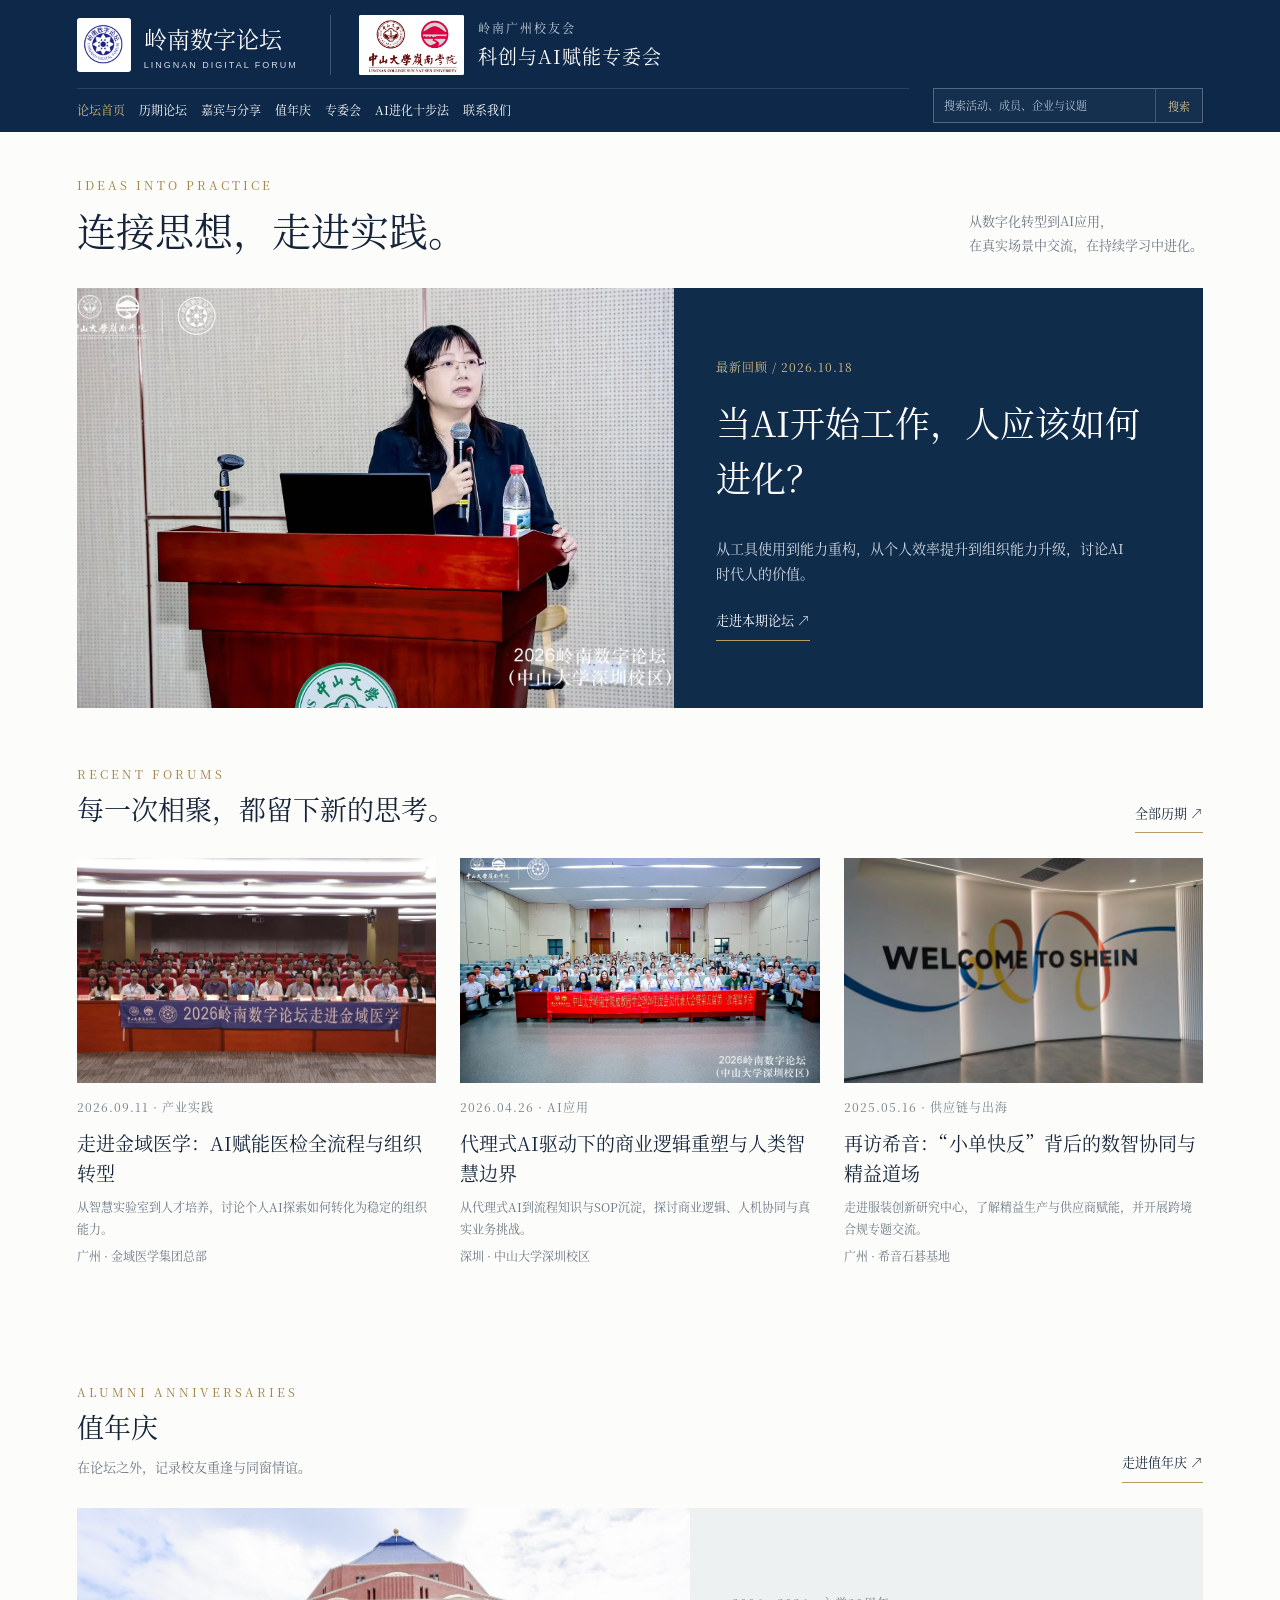
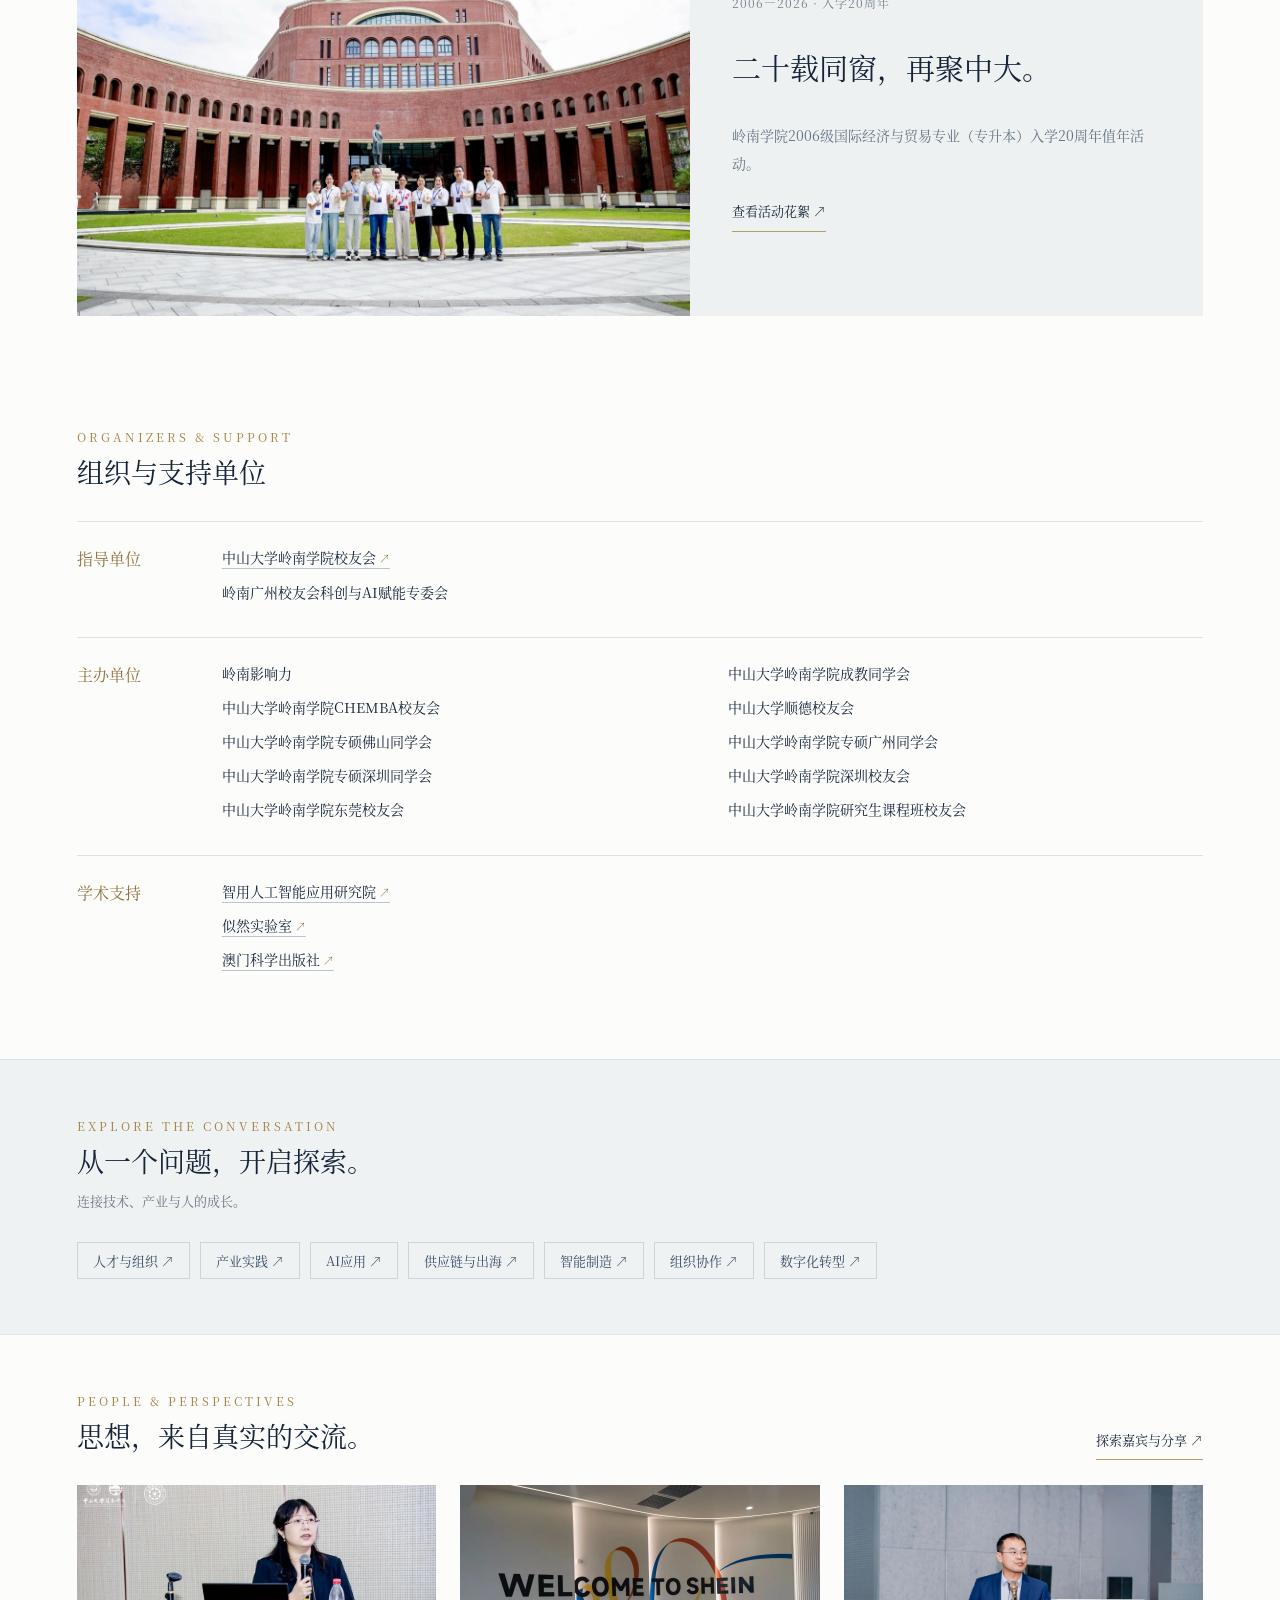
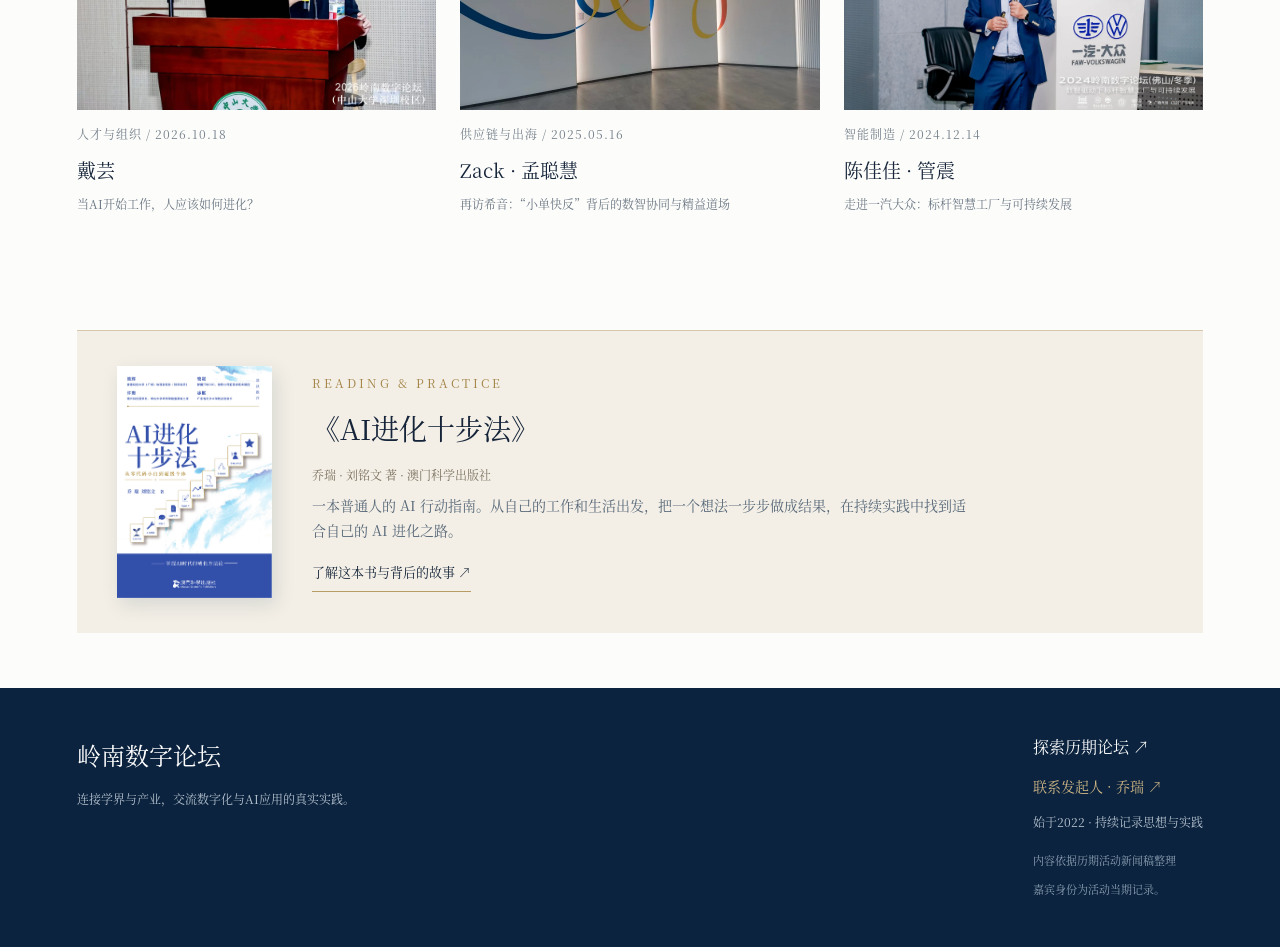
<file: index.html>
<!doctype html>
<html lang="zh-CN"><head><meta charset="utf-8"><meta name="viewport" content="width=device-width,initial-scale=1"><meta name="description" content="岭南数字论坛历期活动、嘉宾分享与产业数字化实践。"><title>岭南数字论坛 · 连接思想与实践</title><link rel="stylesheet" href="style.css?v=anniversary-20261024"><link rel="stylesheet" href="book.css?v=book-live-20261020"><link rel="stylesheet" href="committee.css?v=ceremony-20261031"></head><body>
<a class="skip" href="#main">跳到正文</a><header class="site-header"><div class="identity-row"><a class="brand" href="index.html#home"><img src="assets/forum-logo-original.png" alt="岭南数字论坛标识"><span>岭南数字论坛<small>LINGNAN DIGITAL FORUM</small></span></a><a class="committee-brand" href="committee.html"><span class="college-mark"><img src="assets/lingnan-college-logo-original.jpg" alt="中山大学岭南学院LOGO"></span><span><small>岭南广州校友会</small><b>科创与AI赋能专委会</b></span></a></div><nav aria-label="主导航"><a href="index.html#home">论坛首页</a><a href="index.html#archive">历期论坛</a><a href="index.html#speakers">嘉宾与分享</a><a href="index.html#anniversary">值年庆</a><a href="committee.html">专委会</a><a href="book.html">AI进化十步法</a><a href="index.html#about/contact">联系我们</a></nav><form class="site-search" role="search" action="search.html" method="get"><label class="sr-only" for="site-query">全站搜索</label><input id="site-query" name="q" type="search" maxlength="100" placeholder="搜索活动、成员、企业与议题"><button type="submit">搜索</button></form></header>
<main id="main"></main><footer><div><strong>岭南数字论坛</strong><p>连接学界与产业，交流数字化与AI应用的真实实践。</p></div><div><a href="#archive">探索历期论坛 ↗</a><a class="footer-contact" href="#about/contact">联系发起人 · 乔瑞 ↗</a><p>始于2022 · 持续记录思想与实践</p><small>内容依据历期活动新闻稿整理<br>嘉宾身份为活动当期记录。</small></div></footer>
<dialog id="lightbox"><button class="close" aria-label="关闭图片">×</button><img alt=""><p></p></dialog><script src="data.js?v=kingmed-group-20261024"></script><script src="book-content.js?v=book-live-20261020"></script><script src="app.js?v=anniversary-20261024"></script></body></html>
</file>
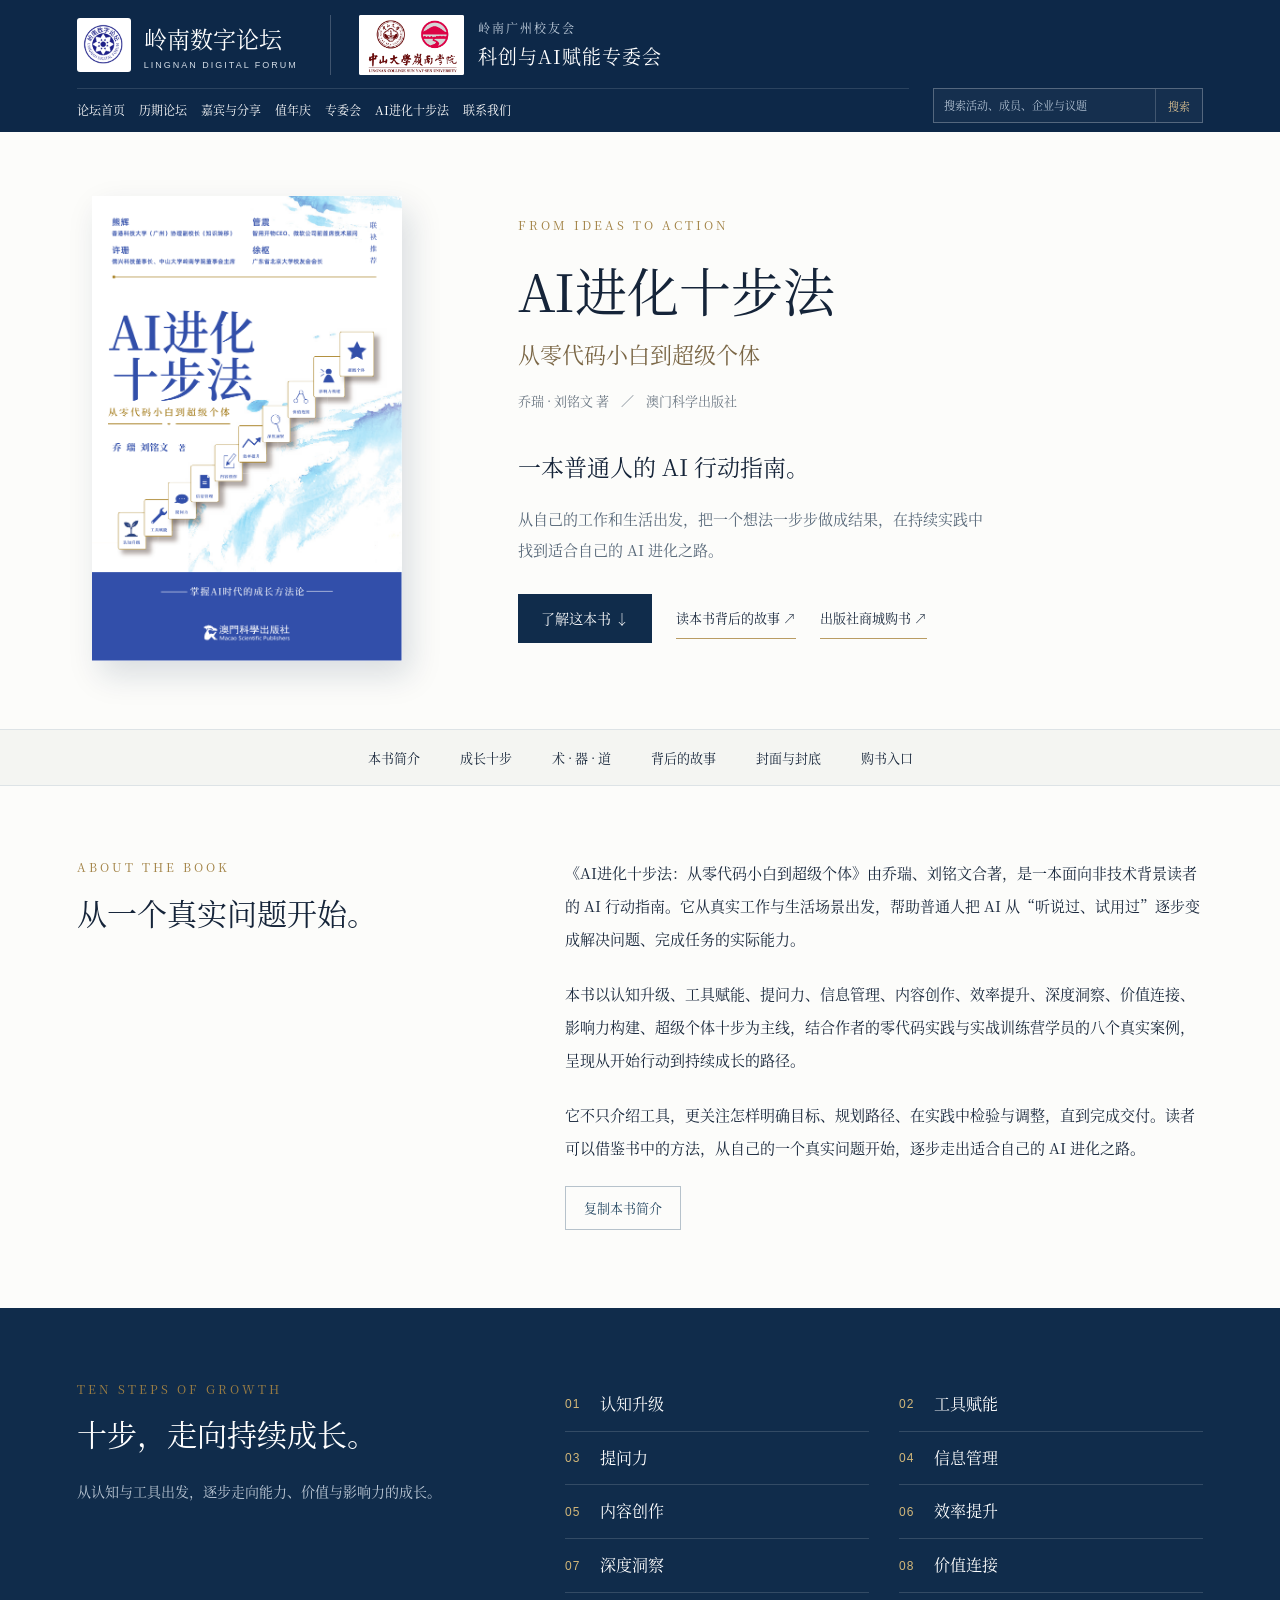
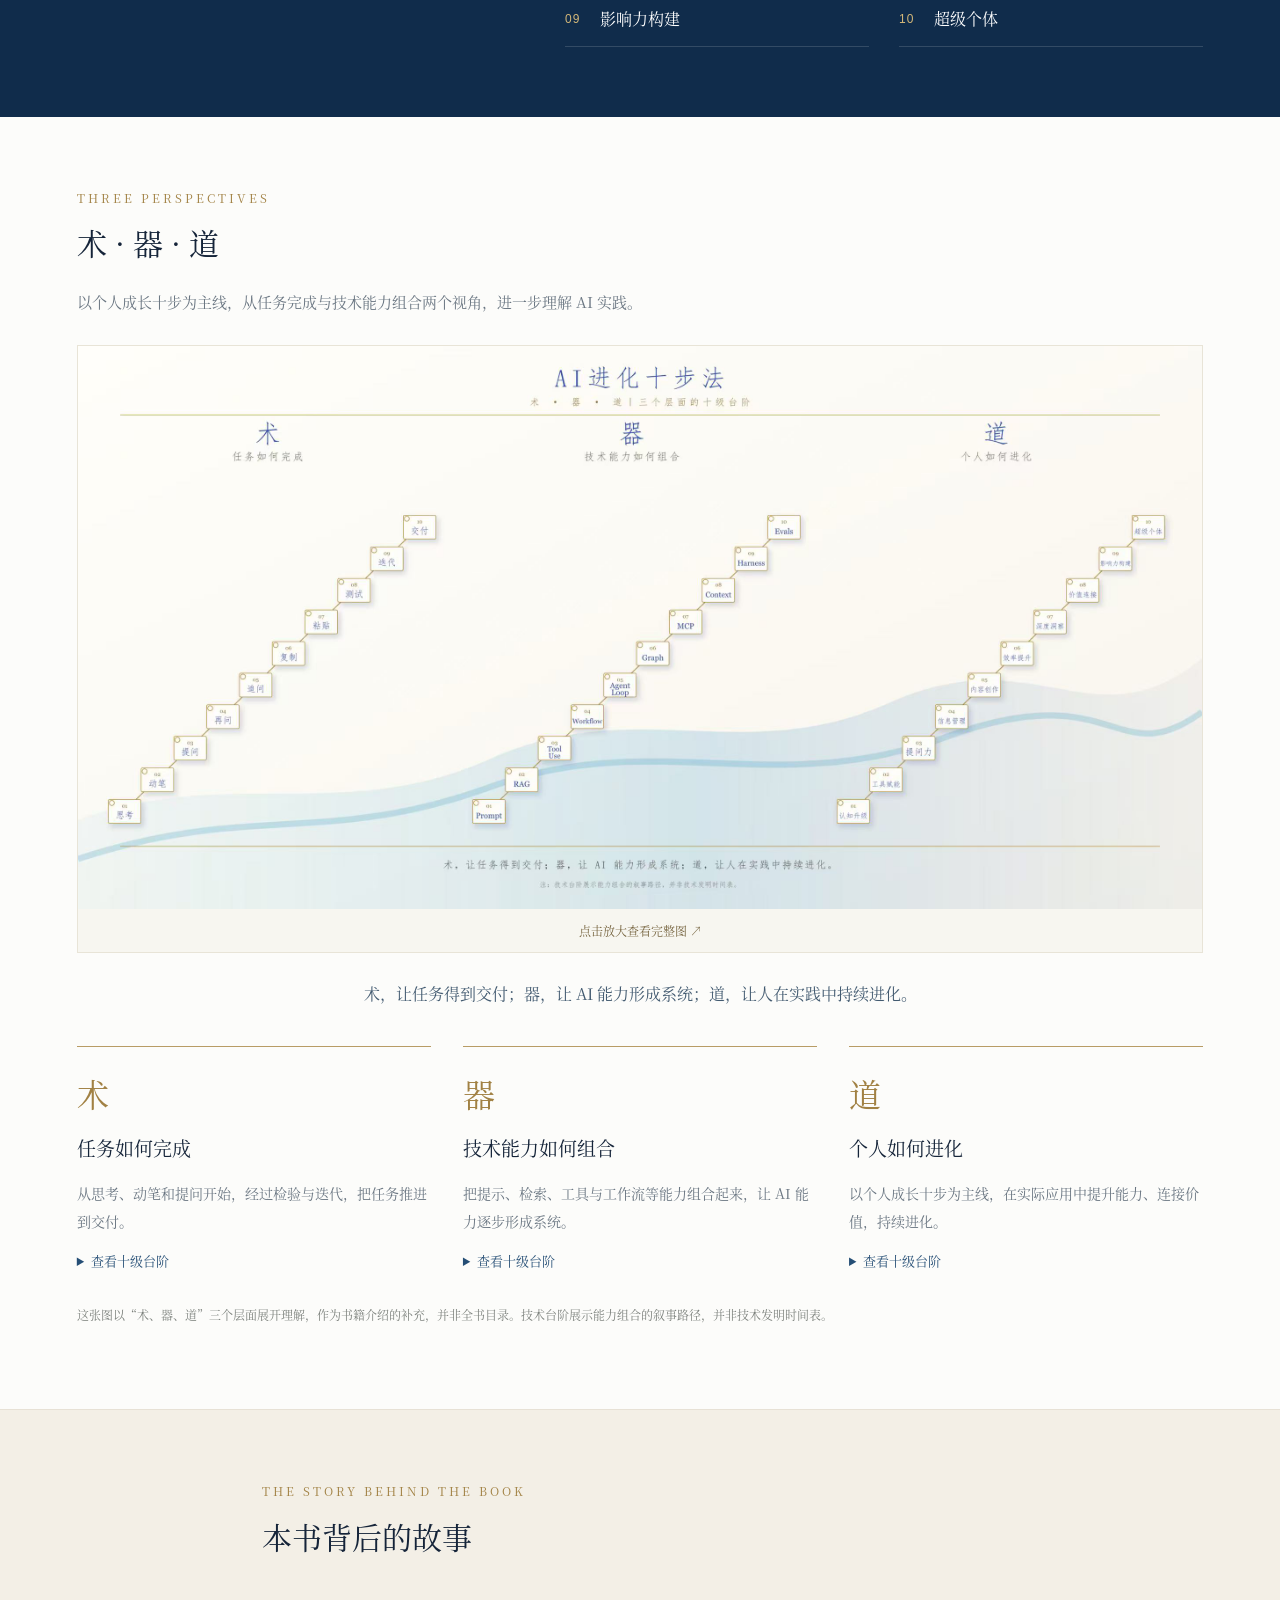
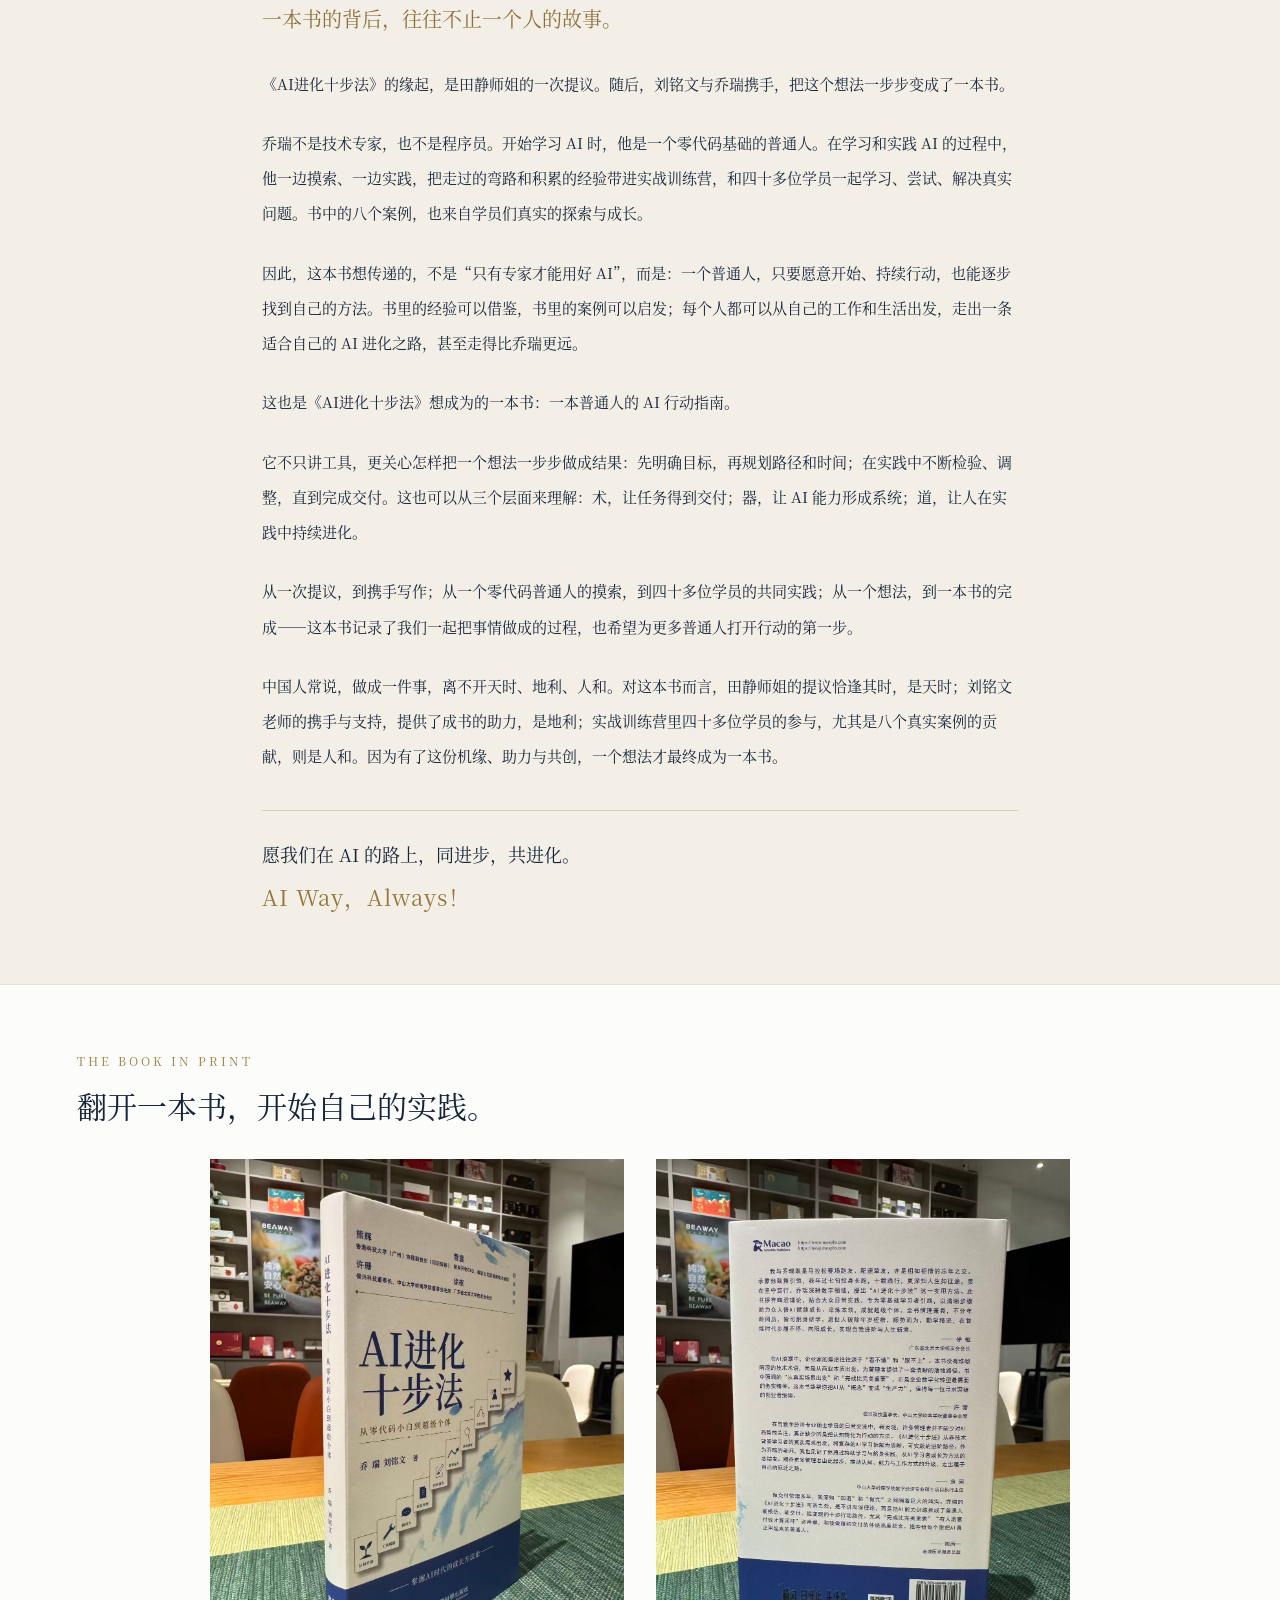
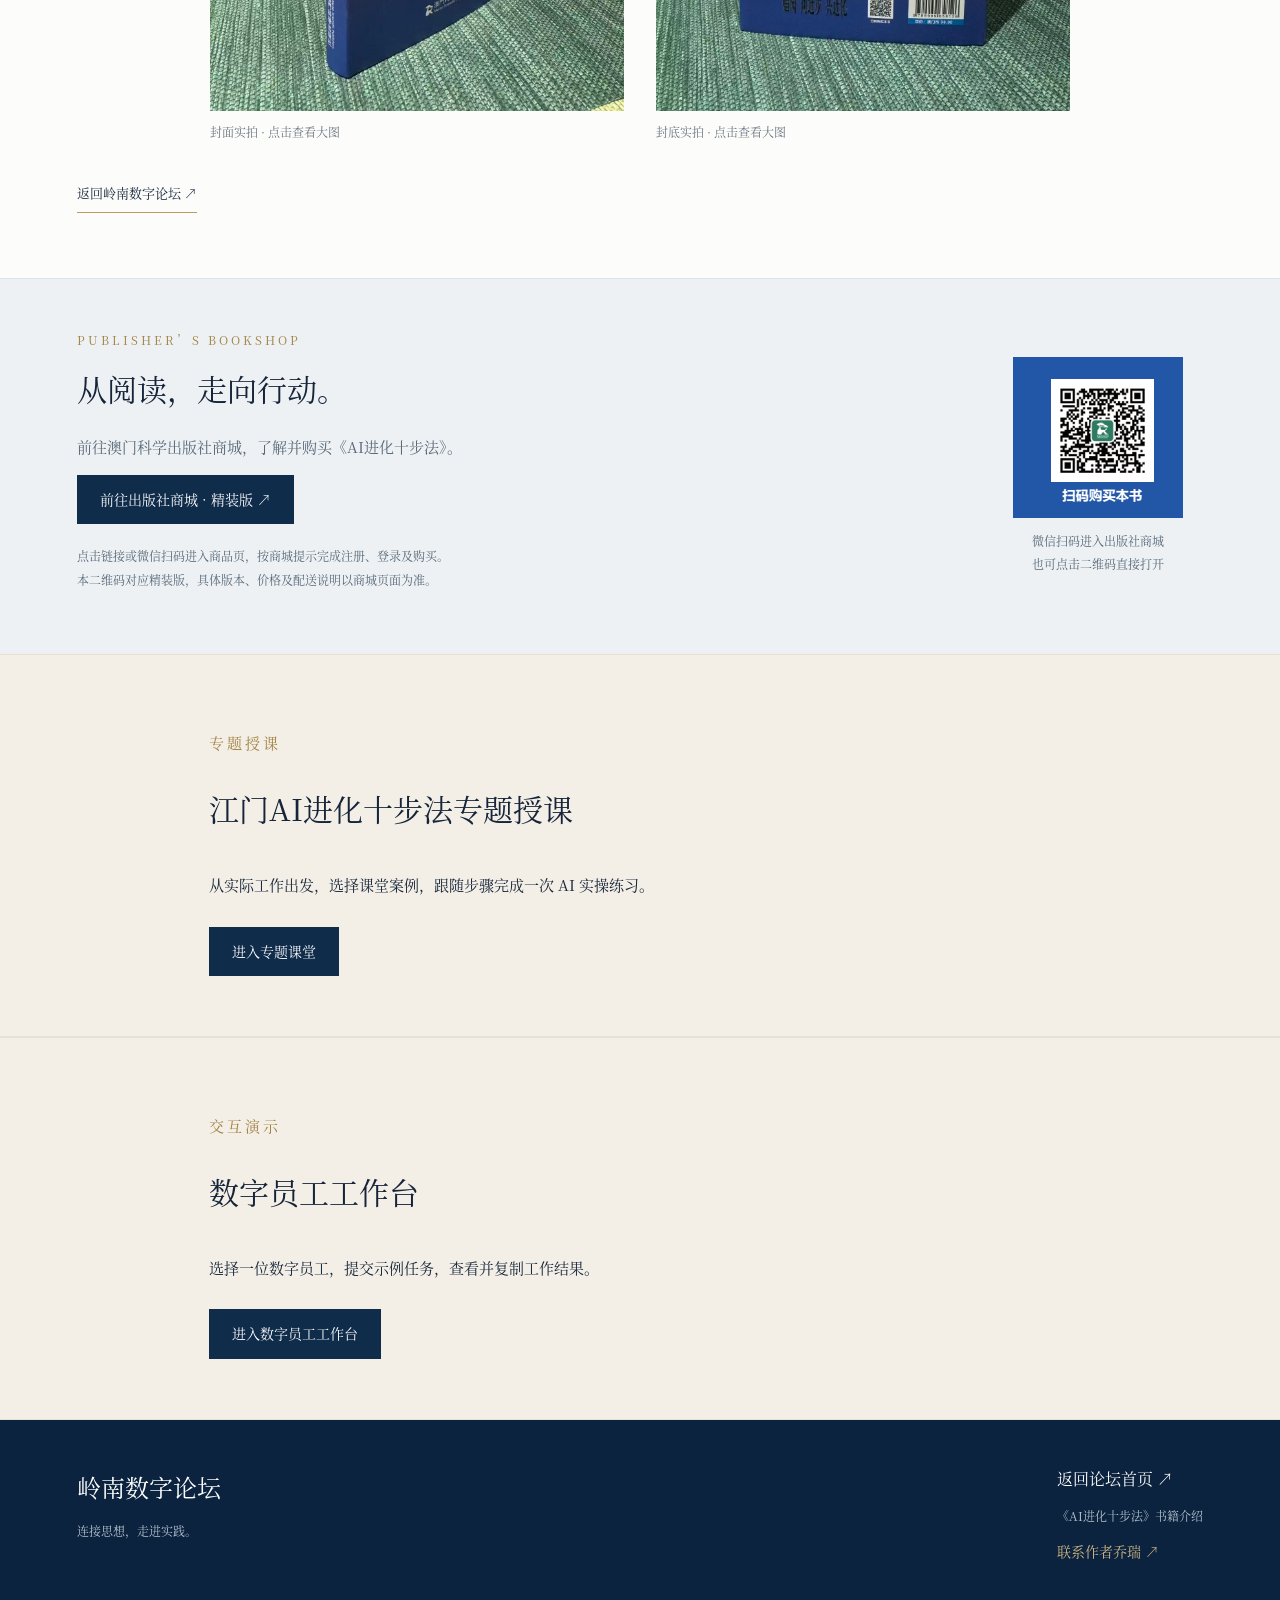
<file: book.html>
<!doctype html>
<html lang="zh-CN">
<head>
<meta charset="utf-8"><meta name="viewport" content="width=device-width,initial-scale=1">
<meta name="description" content="《AI进化十步法：从零代码小白到超级个体》，乔瑞、刘铭文合著。一本普通人的AI行动指南。了解本书简介、成长十步与背后的共创故事。">
<title>AI进化十步法 · 岭南数字论坛</title>
<link rel="stylesheet" href="style.css?v=anniversary-20261024"><link rel="stylesheet" href="book.css?v=book-live-20261020">
<link rel="stylesheet" href="committee.css?v=ceremony-20261031"></head>
<body class="book-page">
<a class="skip" href="#book-main">跳到正文</a>
<header class="site-header"><div class="identity-row"><a class="brand" href="index.html#home"><img src="assets/forum-logo-original.png" alt="岭南数字论坛标识"><span>岭南数字论坛<small>LINGNAN DIGITAL FORUM</small></span></a><a class="committee-brand" href="committee.html"><span class="college-mark"><img src="assets/lingnan-college-logo-original.jpg" alt="中山大学岭南学院LOGO"></span><span><small>岭南广州校友会</small><b>科创与AI赋能专委会</b></span></a></div><nav aria-label="主导航"><a href="index.html#home">论坛首页</a><a href="index.html#archive">历期论坛</a><a href="index.html#speakers">嘉宾与分享</a><a href="index.html#anniversary">值年庆</a><a href="committee.html">专委会</a><a href="book.html">AI进化十步法</a><a href="index.html#about/contact">联系我们</a></nav><form class="site-search" role="search" action="search.html" method="get"><label class="sr-only" for="site-query">全站搜索</label><input id="site-query" name="q" type="search" maxlength="100" placeholder="搜索活动、成员、企业与议题"><button type="submit">搜索</button></form></header>
<main id="book-main"></main>
<section class="book-story-band"><div class="book-story" style="margin:auto;padding-left:24px;padding-right:24px"><p class="eyebrow">专题授课</p><h2>江门AI进化十步法专题授课</h2><p>从实际工作出发，选择课堂案例，跟随步骤完成一次 AI 实操练习。</p><a class="book-button" href="jiangmen-ai-class.html">进入专题课堂</a></div></section>
<section id="digital-team" class="book-story-band"><div class="book-story" style="margin:auto;padding-left:24px;padding-right:24px"><p class="eyebrow">交互演示</p><h2>数字员工工作台</h2><p>选择一位数字员工，提交示例任务，查看并复制工作结果。</p><a class="book-button" href="digital-team-demo.html">进入数字员工工作台</a></div></section>
<footer><div><strong>岭南数字论坛</strong><p>连接思想，走进实践。</p></div><div><a href="index.html#home">返回论坛首页 ↗</a><p>《AI进化十步法》书籍介绍</p><a class="footer-contact" href="index.html#about/contact">联系作者乔瑞 ↗</a></div></footer>
<dialog id="book-image"><button class="close" aria-label="关闭图片">×</button><img alt=""><p></p></dialog>
<script src="book-content.js?v=book-live-20261020"></script><script src="book.js?v=demo-placement"></script>
</body></html>
</file>
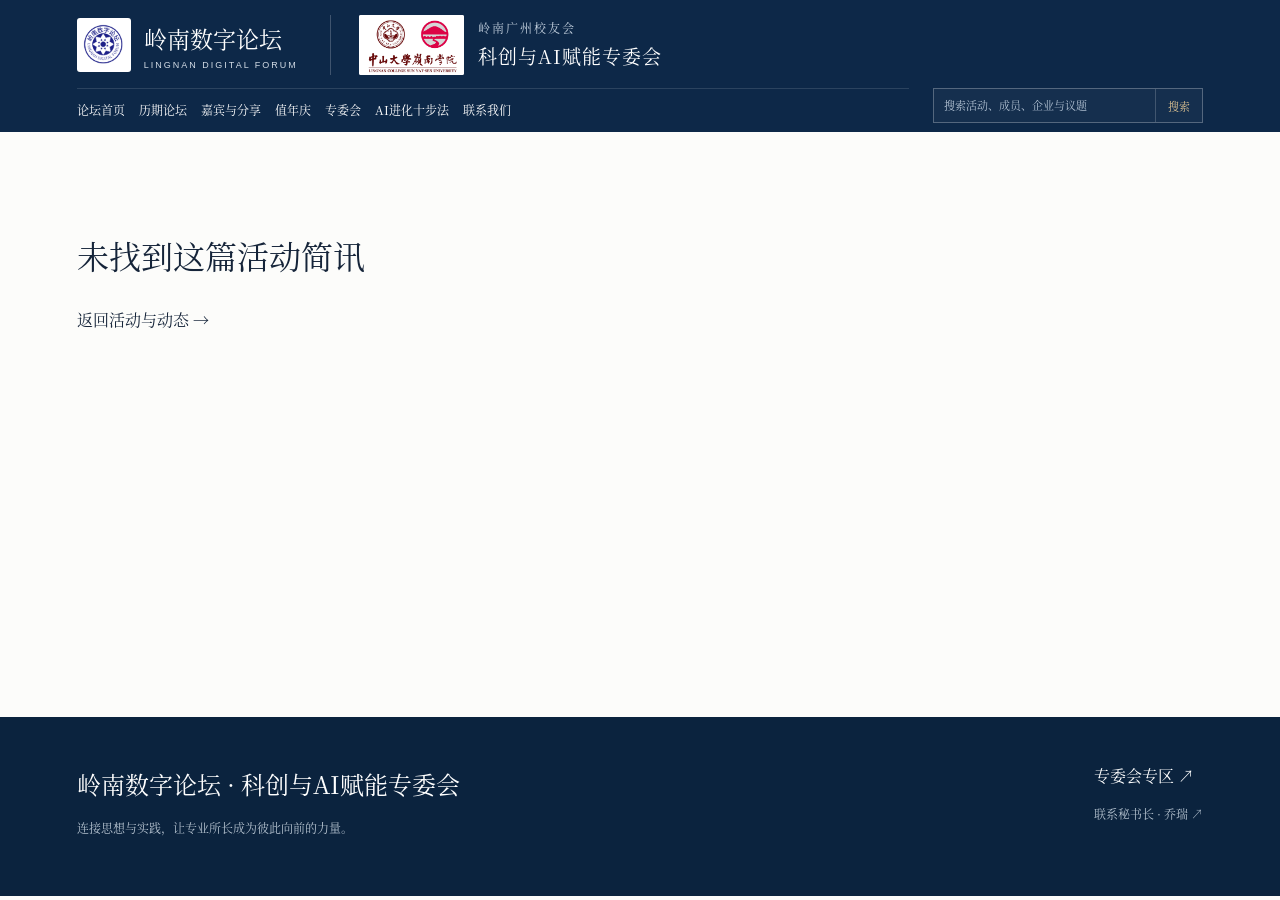
<file: committee-news.html>
<!doctype html><html lang="zh-CN"><head><meta charset="utf-8"><meta name="viewport" content="width=device-width,initial-scale=1"><title>活动简讯 · 科创与AI赋能专委会</title><link rel="stylesheet" href="style.css"><link rel="stylesheet" href="committee.css?v=ceremony-20261031"></head><body><a class="skip" href="#main">跳到正文</a><header class="site-header"><div class="identity-row"><a class="brand" href="index.html#home"><img src="assets/forum-logo-original.png" alt="岭南数字论坛标识"><span>岭南数字论坛<small>LINGNAN DIGITAL FORUM</small></span></a><a class="committee-brand" href="committee.html"><span class="college-mark"><img src="assets/lingnan-college-logo-original.jpg" alt="中山大学岭南学院LOGO"></span><span><small>岭南广州校友会</small><b>科创与AI赋能专委会</b></span></a></div><nav aria-label="主导航"><a href="index.html#home">论坛首页</a><a href="index.html#archive">历期论坛</a><a href="index.html#speakers">嘉宾与分享</a><a href="index.html#anniversary">值年庆</a><a href="committee.html">专委会</a><a href="book.html">AI进化十步法</a><a href="index.html#about/contact">联系我们</a></nav><form class="site-search" role="search" action="search.html" method="get"><label class="sr-only" for="site-query">全站搜索</label><input id="site-query" name="q" type="search" maxlength="100" placeholder="搜索活动、成员、企业与议题"><button type="submit">搜索</button></form></header><main id="main"><div id="committee-article"></div></main><footer><div><strong>岭南数字论坛 · 科创与AI赋能专委会</strong><p>连接思想与实践，让专业所长成为彼此向前的力量。</p></div><div><a href="committee.html">专委会专区 ↗</a><p><a href="index.html#about/contact">联系秘书长 · 乔瑞 ↗</a></p></div></footer><script src="data.js?v=kingmed-group-20261024"></script><script src="committee-data.js?v=wang-yandong-20261025"></script><script src="committee-content.js?v=forum-20261122e"></script><script src="committee-updates.js?v=ceremony-20261031"></script></body></html>
</file>
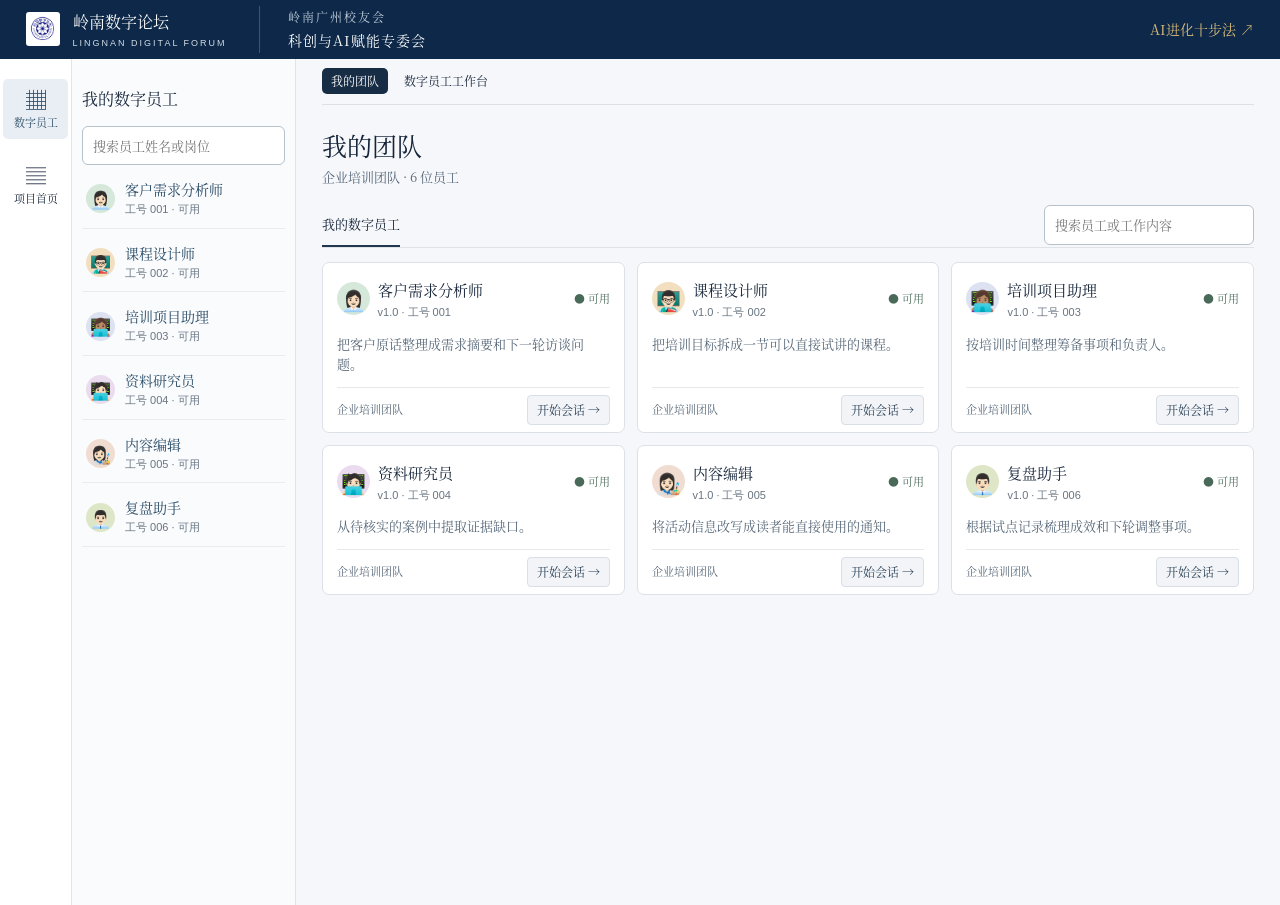
<file: digital-team-demo.html>
<!doctype html><html lang="zh-CN"><meta charset="utf-8"><meta name="viewport" content="width=device-width,initial-scale=1"><title>同事间 · 数字员工工作台</title><link rel="stylesheet" href="style.css?v=anniversary-20261024">
<link rel="stylesheet" href="book.css?v=book-live-20261020">
<link rel="stylesheet" href="committee.css?v=ceremony-20261031">
<style>
.workspace {display:grid;grid-template-columns:240px minmax(0,1fr);max-width:1440px;margin:auto}
.workspace aside {padding:28px 18px;background:#f4f5f2;border-right:1px solid #dde3e6}
.workspace main {padding:36px clamp(20px,4vw,64px);min-width:0}
.workspace h1,.workspace h2 {font-weight:400}
.workspace h1 {font-size:clamp(30px,4vw,42px);margin:8px 0;line-height:1.45}
.workspace h2 {font-size:20px;margin:12px 0}
.workspace p,.workspace small {color:#556677}
.workspace input,.workspace textarea {font:inherit;width:100%;padding:10px 12px;background:white;color:#152439;border:1px solid #b6c2cb;border-radius:0}
.workspace button {color:#244762;background:transparent;border:1px solid #b6c2cb;padding:9px 15px;font-size:14px}
.workspace button:hover {background:#eef2f4}
.workspace button:disabled {opacity:.55;cursor:default}
.workspace .go {background:#102c4b;border-color:#102c4b;color:white}
.workspace .go:hover {background:#1e4266}
#directory {display:block}
#directory button {width:100%;display:flex;align-items:center;gap:10px;border:0;margin-top:5px;text-align:left}
#directory .active {background:#e6e9eb}
.head,.top,.card-actions {display:flex;align-items:center;justify-content:space-between;gap:12px}
.head input {max-width:230px}
#grid {display:grid;grid-template-columns:repeat(3,minmax(0,1fr));gap:18px;margin-top:24px}
.workspace article,.panel {background:white;border:1px solid #dde3e6;border-top:2px solid #b89c65;padding:22px}
.workspace article {display:flex;flex-direction:column}
.workspace article p {flex:1;margin:0 0 20px}
.icon {display:inline-grid;place-items:center;width:44px;height:44px;color:#7a6645;background:#f3efe6;font-size:22px}
.mini {width:30px;height:30px;font-size:16px}
.panel {max-width:800px;margin-top:20px}
.panel hr {border:0;border-top:1px solid #dde3e6;margin:22px 0}
.panel textarea {min-height:100px;resize:vertical;margin:0 0 12px}
.panel pre {white-space:pre-wrap;font:inherit}
.demo-header {padding-bottom:14px}
.demo-header .project {margin-left:auto;color:#ddbd7b;font-size:14px}
@media(max-width:1100px){#grid{grid-template-columns:repeat(2,minmax(0,1fr))}}
@media(max-width:800px){.workspace{display:block}.workspace aside{display:none}.workspace main{padding:24px 5%}.demo-header .identity-row{flex-wrap:wrap}.demo-header .project{margin-left:0}.head{flex-wrap:wrap}.head input{max-width:none}}
@media(max-width:550px){#grid{grid-template-columns:1fr}.workspace article{padding:18px}.demo-header .project{width:100%}}

.demo-header {padding:6px 2%;position:static}
.demo-header .brand {font-size:16px}.demo-header .brand img {width:34px;height:34px}
.demo-header .college-mark {display:none}.demo-header .committee-brand b {font-size:14px}
.workspace {max-width:none;min-height:calc(100vh - 54px);grid-template-columns:72px 224px minmax(0,1fr);background:#f6f7fa}
.rail {display:flex;flex-direction:column;align-items:center;gap:16px;background:#fff;border-right:1px solid #e1e4e9;padding:20px 3px}
.rail a,.rail button {display:grid;place-items:center;padding:8px 2px;width:100%;border:0;font-size:11px;line-height:1.6;border-radius:5px}
.rail button {background:#e9eef5}.rail b {font:20px Arial}
.workspace aside {background:#fafbfd;border-color:#e0e3e8;padding:14px 10px}
.workspace aside h2 {font-size:16px}.workspace input {border-radius:6px;font-size:13px;padding:7px 10px}
#directory button {border-bottom:1px solid #e8ebef;border-radius:0;padding:9px 4px;line-height:1.5}
#directory small,.employee-id {display:block;color:#687582;font:11px/1.7 Arial,sans-serif}
.workspace main {padding:0 clamp(16px,2vw,36px) 32px}
.bar {display:flex;align-items:center;gap:16px;min-height:46px;border-bottom:1px solid #dde1e6;font-size:12px}
.bar strong {color:white;background:#172d46;padding:2px 9px;border-radius:5px;font-weight:400}
.workspace h1 {font-size:25px;margin:22px 0 2px}
.head p {font-size:13px;margin:0 0 15px}
.filterrow {display:flex;align-items:center;justify-content:space-between;gap:10px;border-bottom:1px solid #dfe3e7}
.filterrow strong {font-size:13px;padding:9px 0;border-bottom:2px solid #20374f;white-space:nowrap}
.filterrow input {max-width:210px}
#grid {gap:12px;margin-top:14px}
.workspace article {padding:13px 14px 0;border:1px solid #dce1e7;border-radius:7px;min-height:150px}
.employee {display:flex;align-items:center;gap:8px}.employee div {min-width:0}.employee h2 {font-size:15px;margin:0}
.employee .status {margin-left:auto;font-size:11px;color:#496959;white-space:nowrap}
.workspace article p {font-size:13px;margin:12px 0;line-height:1.6}
.card-actions {border-top:1px solid #e6e8ec;padding:7px 0}.card-actions small {font-size:11px}
.card-actions .go {background:#f2f4f7;border:1px solid #d8dfe6;color:#273e54;border-radius:4px;padding:3px 9px;font-size:12px}
.card-actions .go:hover {background:#e1e8f0}
.icon {flex:none;width:33px;height:33px;border-radius:50%;font-size:20px}.mini {width:29px;height:29px;font-size:17px}
@media(min-width:1050px){#grid{grid-template-columns:repeat(3,minmax(0,1fr))}}
@media(max-width:800px){.workspace{display:block}.rail{display:none}.demo-header .identity-row{gap:8px}.demo-header .project{width:auto;margin-left:auto;font-size:12px}.demo-header .committee-brand{display:none}.workspace main{padding:0 4% 24px}.workspace article{min-height:140px}}
</style><header class="site-header demo-header"><div class="identity-row"><a class="brand" href="index.html#home"><img src="assets/forum-logo-original.png" alt="岭南数字论坛标识"><span>岭南数字论坛<small>LINGNAN DIGITAL FORUM</small></span></a><a class="committee-brand" href="committee.html"><span class="college-mark"><img src="assets/lingnan-college-logo-original.jpg" alt="中山大学岭南学院LOGO"></span><span><small>岭南广州校友会</small><b>科创与AI赋能专委会</b></span></a><a class="project" href="book.html">AI进化十步法 ↗</a></div></header><div class="workspace"><nav class="rail" aria-label="工作台导航"><button onclick="home()"><b>▦</b>数字员工</button><a href="book.html"><b>▤</b>项目首页</a></nav><aside><h2>我的数字员工</h2><input id="lookup" aria-label="搜索通讯录" placeholder="搜索员工姓名或岗位"><nav id="directory"></nav></aside><main id="main"></main></div><script>
const staff=[
['客户需求分析师','访','#d6e8d9','把客户原话整理成需求摘要和下一轮访谈问题。','分析客户访谈','我们有 8 个销售，每次拜访后都要写纪要。大家写法不一样，主管周五还得逐个问，下周该跟进谁。','需求摘要：纪要格式不统一，主管需要逐人确认跟进事项。','能否用最近一次拜访走一遍记录和跟进流程？\n主管每周花多少时间汇总？\n销售和主管分别需要哪些字段？','追问清单'],
['课程设计师','课','#f1dfbf','把培训目标拆成一节可以直接试讲的课程。','设计练习','给销售团队设计一节 30 分钟的 AI 纪要课。','课程目标：每人能从访谈中提取客户需求与下一步行动。','5 分钟：对比两份纪要。\n15 分钟：用同一段访谈练习提炼行动项。\n10 分钟：交换检查负责人和截止时间。','课程安排'],
['培训项目助理','项','#dce2f1','按培训时间整理筹备事项和负责人。','整理筹备事项','周五下午开课，讲师、教室和学员名单需要确认。','交付目标：课前完成三项确认。','项目经理：确认讲师与课件。\n行政：确认教室和投屏。\n班主任：确认名单并通知学员。','筹备清单'],
['资料研究员','研','#eadcee','从待核实的案例中提取证据缺口。','核查案例材料','供应商说客户使用工具后节约了一半时间。','目前只有供应商陈述，节省时间的口径待核实。','索取前后两次计时记录。\n确认是否为同类任务。\n向使用者核实返工和复核时间。','核查清单'],
['内容编辑','编','#f1dcd1','将活动信息改写成读者能直接使用的通知。','起草课程通知','周五 14 点在二楼会议室上纪要课，每人带一份脱敏记录。','面向学员的课前通知已整理。','本周五 14:00，请到二楼会议室参加纪要练习课。请提前准备一份脱敏的拜访记录，现场将用它练习提炼跟进事项。','课程通知'],
['复盘助手','复','#dde6c7','根据试点记录梳理成效和下轮调整事项。','复盘一次试点','5 人试用纪要模板，4 人按时提交，2 份缺少负责人。','本轮观察：按时提交 4 人，另有 2 份记录缺少负责人。','模板中单列负责人。\n提交前检查行动项。\n下轮记录按时提交数和字段缺失数。','改进清单']];
const el=id=>document.getElementById(id);let selected=-1,query='';
const icon=(r,mini='')=>'<span class="icon '+mini+'" style="background:'+r[2]+'">'+['👩🏻‍💼','👨🏻‍🏫','👩🏽‍💻','🧑🏻‍💻','👩🏻‍🎨','👨🏻‍💼'][staff.indexOf(r)]+'</span>';
function directory(){const q=el('lookup').value.trim();el('directory').innerHTML=staff.map((r,i)=>r[0].includes(q)?'<button class="'+(selected===i?'active':'')+'" onclick="chat('+i+')">'+icon(r,'mini')+'<span>'+r[0]+'<small>工号 00'+(i+1)+' · 可用</small></span>'+'</button>':'').join('')||'<p>没有匹配的员工</p>'}
function cards(){const list=staff.map((r,i)=>[r,i]).filter(([r])=>(r[0]+r[3]).includes(query.trim()));el('count').textContent=list.length+' 位员工';el('grid').innerHTML=list.map(([r,i])=>'<article><div class="employee">'+icon(r)+'<div><h2>'+r[0]+'</h2><span class="employee-id">v1.0 · 工号 00'+(i+1)+'</span></div><small class="status">● 可用</small></div><p>'+r[3]+'</p><div class="card-actions"><small>企业培训团队</small><button class="go" onclick="chat('+i+')">开始会话 →</button></div></article>').join('')||'<p>没有匹配的员工，请换个关键词。</p>'}
function home(){selected=-1;directory();el('main').innerHTML='<div class="bar"><strong>我的团队</strong><span>数字员工工作台</span></div><div class="head"><div><h1>我的团队</h1><p>企业培训团队 · <span id="count"></span></p></div></div><div class="filterrow"><strong>我的数字员工</strong><input id="search" placeholder="搜索员工或工作内容" aria-label="搜索团队"></div><div id="grid" class="grid"></div>';el('search').value=query;el('search').oninput=e=>{query=e.target.value;cards()};cards()}
function chat(i){selected=i;directory();const r=staff[i];el('main').innerHTML='<button onclick="home()">← 我的团队</button><div class="panel">'+icon(r)+'<h1>'+r[0]+'</h1><p>'+r[3]+'</p><hr><h2>'+r[4]+'</h2><small>本地示例演示 · 使用预置材料和结果</small><p><button id="load">载入示例材料</button></p><textarea readonly aria-label="示例材料" id="material" placeholder="点击上方按钮载入材料"></textarea><button class="go" id="run" disabled>提交任务 →</button></div><div id="result" aria-live="polite"></div>';el('load').onclick=()=>{el('material').value=r[5];el('run').disabled=false};el('run').onclick=()=>{el('result').innerHTML='<section class="panel"><small>任务已完成</small><p>'+r[6]+'</p><h2>'+r[8]+'</h2><pre id="output">'+r[7]+'</pre><button id="copy">复制'+r[8]+'</button></section>';el('copy').onclick=async()=>{try{await navigator.clipboard.writeText(r[7]);el('copy').textContent='已复制'}catch{const range=document.createRange();range.selectNodeContents(el('output'));const selection=getSelection();selection.removeAllRanges();selection.addRange(range);el('copy').textContent='已选中文字，请手动复制'}};el('result').scrollIntoView({behavior:'smooth',block:'nearest'})}}
el('lookup').oninput=directory;home();
</script></html>
</file>
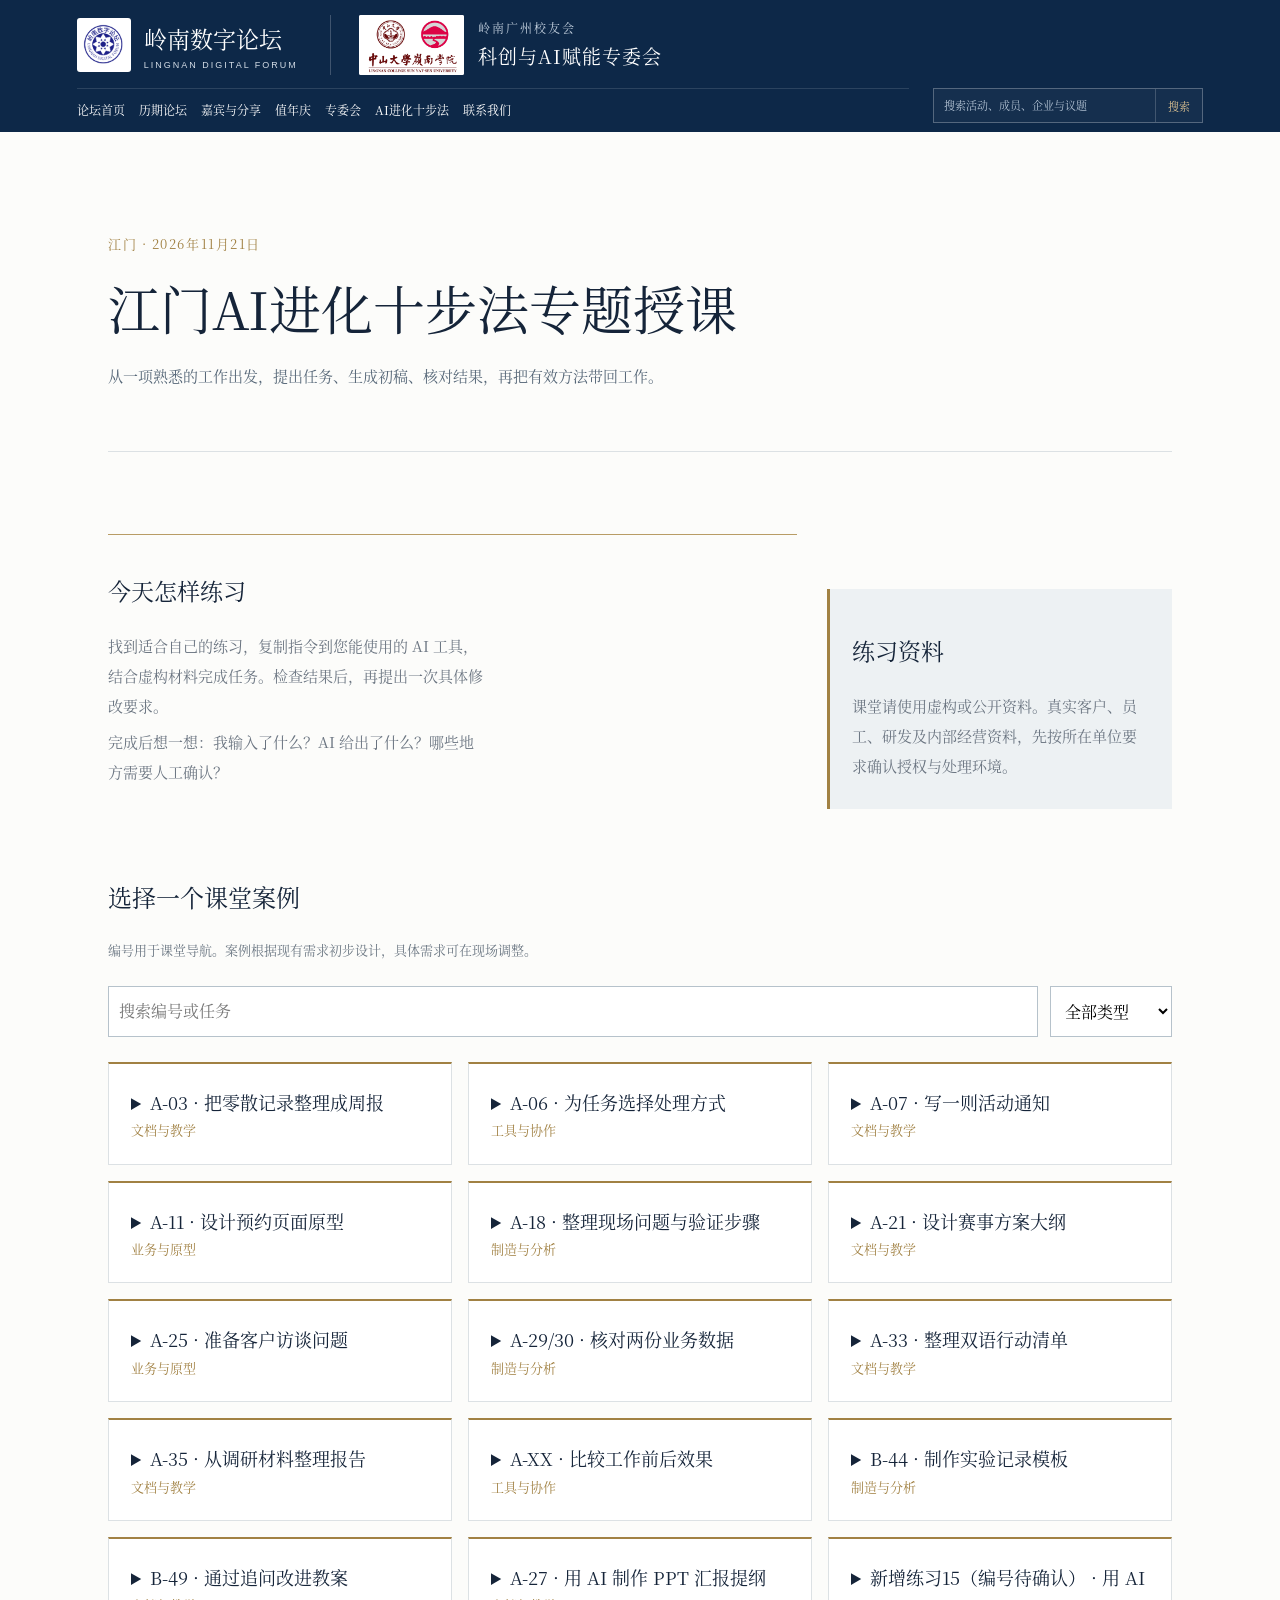
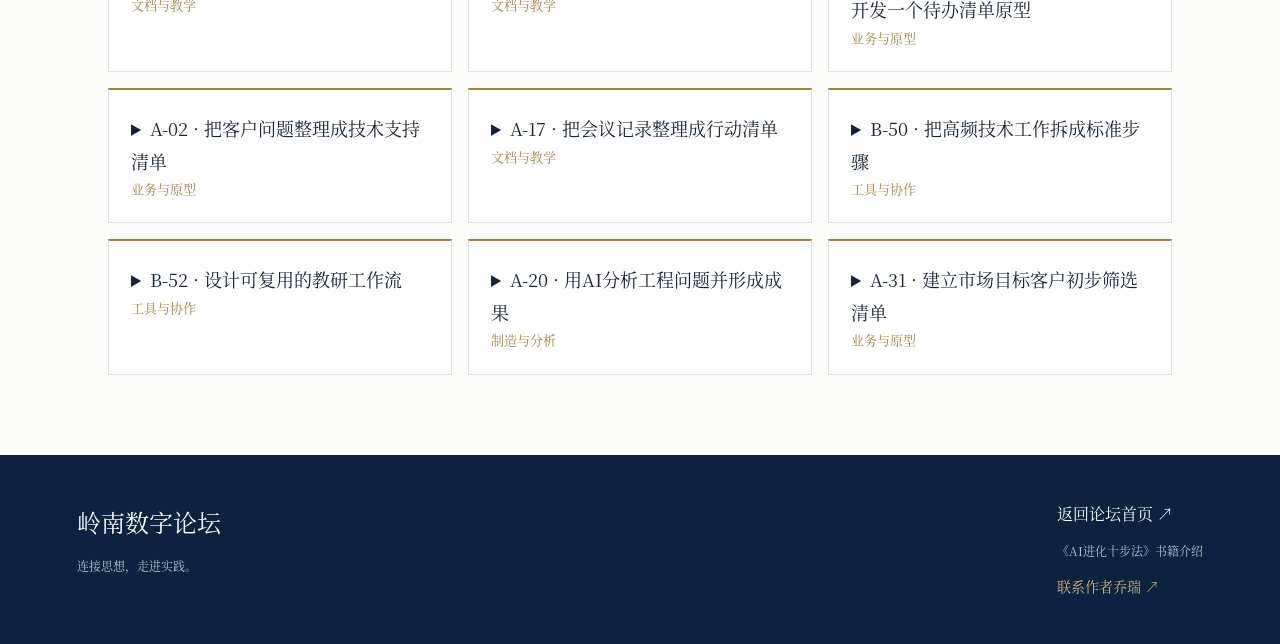
<file: jiangmen-ai-class.html>
<!doctype html><html lang="zh-CN"><head><meta charset="utf-8"><meta name="viewport" content="width=device-width,initial-scale=1"><title>江门AI进化十步法专题授课 · 岭南数字论坛</title><link rel="stylesheet" href="style.css?v=anniversary-20261024"><link rel="stylesheet" href="book.css?v=book-live-20261020"><link rel="stylesheet" href="committee.css?v=ceremony-20261031"><style>
.workshop-shell{max-width:1120px;margin:auto;padding:55px 28px 80px}.workshop-hero{padding:42px 0 45px;border-bottom:1px solid #dce1e4}.workshop-hero h1{font-size:clamp(30px,4.5vw,52px);font-weight:400;line-height:1.4;margin:14px 0}.workshop-hero p{font-size:15px;color:#556677;line-height:2.1}.workshop-kicker{color:#a18143;letter-spacing:.12em;font-size:13px}.intro{display:grid;grid-template-columns:2fr 1fr;gap:30px;margin:40px 0}.panel{border-top:1px solid #b89c65;padding:16px 0}.panel h2{font-size:23px;font-weight:400}.panel p{font-size:15px;line-height:2}.notice{background:#edf1f3;border:0;border-left:3px solid #a18143;padding:22px}.bar{display:flex;gap:12px;flex-wrap:wrap;margin:25px 0}.bar input,.bar select{font:inherit;padding:10px;border:1px solid #b6c2cb;background:white}.bar input{flex:1;min-width:200px}.grid{display:grid;grid-template-columns:repeat(auto-fit,minmax(300px,1fr));gap:16px}.grid details{border:1px solid #dce1e4;border-top:2px solid #a18143;padding:22px;background:white}.grid summary{cursor:pointer;font-size:18px}.grid summary small{display:block;color:#a18143;font-size:13px}.grid h3{font-size:15px;font-weight:400;color:#a18143;margin:22px 0 8px}.grid p,.grid pre{font-size:15px;line-height:2}.grid pre{white-space:pre-wrap;overflow-wrap:anywhere;padding:14px;background:#edf1f3;font-family:inherit}.grid button{background:#102c4b;color:#fff;border:0;padding:10px 18px;font:inherit;cursor:pointer}.hint{font-size:13px;color:#697581}[hidden]{display:none!important}@media(max-width:700px){.intro{grid-template-columns:1fr}.workshop-shell{padding:30px 18px 60px}.grid{grid-template-columns:1fr}}
</style></head><body class="book-page"><header class="site-header"><div class="identity-row"><a class="brand" href="index.html#home"><img src="assets/forum-logo-original.png" alt="岭南数字论坛标识"><span>岭南数字论坛<small>LINGNAN DIGITAL FORUM</small></span></a><a class="committee-brand" href="committee.html"><span class="college-mark"><img src="assets/lingnan-college-logo-original.jpg" alt="中山大学岭南学院LOGO"></span><span><small>岭南广州校友会</small><b>科创与AI赋能专委会</b></span></a></div><nav aria-label="主导航"><a href="index.html#home">论坛首页</a><a href="index.html#archive">历期论坛</a><a href="index.html#speakers">嘉宾与分享</a><a href="index.html#anniversary">值年庆</a><a href="committee.html">专委会</a><a href="book.html">AI进化十步法</a><a href="index.html#about/contact">联系我们</a></nav><form class="site-search" role="search" action="search.html" method="get"><label class="sr-only" for="site-query">全站搜索</label><input id="site-query" name="q" type="search" maxlength="100" placeholder="搜索活动、成员、企业与议题"><button type="submit">搜索</button></form></header><main class="workshop-shell"><section class="workshop-hero"><span class="workshop-kicker">江门 · 2026年11月21日</span><h1>江门AI进化十步法专题授课</h1><p>从一项熟悉的工作出发，提出任务、生成初稿、核对结果，再把有效方法带回工作。</p></section><div class="intro"><section class="panel"><h2>今天怎样练习</h2><p>找到适合自己的练习，复制指令到您能使用的 AI 工具，结合虚构材料完成任务。检查结果后，再提出一次具体修改要求。</p><p>完成后想一想：我输入了什么？AI 给出了什么？哪些地方需要人工确认？</p></section><aside class="panel notice"><h2>练习资料</h2><p>课堂请使用虚构或公开资料。真实客户、员工、研发及内部经营资料，先按所在单位要求确认授权与处理环境。</p></aside></div><h2>选择一个课堂案例</h2><p class="hint">编号用于课堂导航。案例根据现有需求初步设计，具体需求可在现场调整。</p><div class="bar"><input id="search" aria-label="搜索编号或任务" placeholder="搜索编号或任务"><select id="filter" aria-label="选择案例类型"><option value="">全部类型</option><option>文档与教学</option><option>业务与原型</option><option>制造与分析</option><option>工具与协作</option></select></div><div id="cards" class="grid"></div><p id="empty" hidden>没有找到匹配的案例，请尝试其他关键词。</p></main><footer><div><strong>岭南数字论坛</strong><p>连接思想，走进实践。</p></div><div><a href="index.html#home">返回论坛首页 ↗</a><p>《AI进化十步法》书籍介绍</p><a class="footer-contact" href="index.html#about/contact">联系作者乔瑞 ↗</a></div></footer><script>
const cases=[
["A-03","文档与教学","把零散记录整理成周报","把三条测试记录变成一份可核对的问题周报。","周一：支架孔位偏差，工程组复测。周二：样品有划痕，负责人未定。周三：连接件复测合格。","请将记录整理成表格，列出问题、状态、责任人和完成时间。原文没有的信息写“待确认”。","三条记录是否齐全？负责人和时间是否被编造？"],
["A-06","工具与协作","为任务选择处理方式","比较三项教育工作适合怎样使用 AI。","写公开活动介绍；根据公开资料出讨论题；整理含个人信息的报名表。","请分别分析任务、所需材料、可测试工具类型、权限要求和人工检查步骤。对个人信息指出需先确认处理方式。","三项任务是否区分？个人信息的处理权限是否得到关注？"],
["A-07","文档与教学","写一则活动通知","参考样例，把活动信息整理成一条通知。","样例：本周六下午两点开展学习交流，欢迎准备问题。新活动：AI辅助学习交流，周五下午3点，一号活动室。","请参考样例的简洁语气写一则120字以内的通知，写清主题、时间、地点，未给出的信息标记待确认。","时间地点是否准确？是否擅自增加活动安排？"],
["A-11","业务与原型","设计预约页面原型","把一个模糊的小程序想法整理为可讨论的页面。","虚构服务机构需要介绍服务并展示可选预约时段。","请先列出用户、页面和交互步骤，再生成手机端单文件HTML演示页面。使用虚构信息，不收集真实个人资料，并明确预约只是演示。","页面是否能打开？按钮能否点击？是否明确只是演示？"],
["A-18","制造与分析","整理现场问题与验证步骤","把一个企业现场问题变成可验证的小任务。","某车间的设备异常记录分散在纸张、表格和群消息中，管理人员希望识别重复问题，数据权限尚未确认。","请整理业务问题、待确认信息、所需资料、权限、虚构样本试验步骤和验收方式。不要假设已经获得系统访问权。","已知信息和待确认事项是否分开？试点是否足够具体？"],
["A-21","文档与教学","设计赛事方案大纲","生成赛事方案骨架和演示提纲。","虚构活动：青年创新项目展示，面向青年团队和评审专家。","请列出赛事方案目录、每部分需要补充的信息、三个待选择的活动亮点和六页汇报大纲。不要编造预算或人数。","缺失信息是否标记待补充？六页是否各有明确主题？"],
["A-25","业务与原型","准备客户访谈问题","根据公开产品信息设计客户沟通提纲。","虚构企业提供轻量化工业包装材料，可按需要调整尺寸；尚无核实的性能或成本数据。","请列出可能需要验证的客户需求、五个开放式访谈问题和简短产品介绍。不要编造性能、认证或节省成本的数据。","猜想是否标记为待验证？有无未经证实的产品承诺？"],
["A-29/30","制造与分析","核对两份业务数据","用虚构表格练习查找 ERP 与 MES 记录差异。","ERP：工单A物料甲100，工单B物料乙80，工单C物料丙60。MES：工单A物料甲100，工单B物料乙75，工单D物料丁20。","请按工单和物料对照两份记录，列出一致、数量不同和只出现一边的记录，生成待人工核查清单，不猜测原因。","B的数量差是否为5？C和D是否分别列出？"],
["A-33","文档与教学","整理双语行动清单","将虚构会议记录转成中英文待办。","周一前确认包装要求，负责人未定；质量组周三复查外观；交付日期尚在讨论。","请整理成中英文对照清单，包含事项、负责人、时间和状态。没有明确的信息写待确认，讨论事项单独列出。","未确定事项是否被写成承诺？中英文意思是否一致？"],
["A-35","文档与教学","从调研材料整理报告","用虚构反馈形成摘要，并设计页面结构。","甲希望更多动手练习；乙希望了解工具区别；丙希望课后有案例参考。","请列出三类需求及对应原文、可能的课程建议和待追问问题。建议应标为建议，不编造比例。再给出手机端页面结构。","每个结论是否有原文依据？是否编造人数比例？"],
["A-XX","工具与协作","比较工作前后效果","以相同会议记录比较人工和 AI 辅助处理。","项目组讨论宣传材料，小李周三前提供初稿，视频方案下次决定，预算未定。","请整理待办、负责人、时间和状态，把已决定与讨论中事项分开，未知信息标待确认。","记录人工用时、AI加复核总用时，比较遗漏和编造。编号对应关系待确认。"],
["B-44","制造与分析","制作实验记录模板","整理虚构实验记录并生成空白模板。","样品A室温测试外观无明显变化，耐久测试未完成；样品B室温测试轻微变色，需再次核对。","请列出样品、条件、观察结果、未完成事项、待核对事项，并生成空白记录模板。不要推断性能优劣。","未完成测试是否被误写为完成？是否添加了不存在的数据？"],
["B-49","文档与教学","通过追问改进教案","生成45分钟入门课教案并修改一次。","对象：首次接触AI的成人学员；包含学习目标、时间安排、课堂练习与三个检查问题。","请设计45分钟教案，课堂使用虚构资料。然后检查时间总和，并将练习改为整理一份虚构会议记录。","时间是否合计45分钟？练习材料和检查问题是否具体？"],
["A-27", "文档与教学", "用 AI 制作 PPT 汇报提纲", "练习把简单业务资料整理成结构清晰的 PPT 页面提纲，并检查信息是否准确。", "虚构企业计划介绍一款智能节能设备：适用于工厂照明；目前处于样机测试阶段；预计下月完成首轮测试。节能比例、价格及客户数量尚未确认。", "请根据以下资料，设计一份面向企业管理者的5页 PPT 提纲。每页写出标题、3条以内的主要内容和适合讲解的提示；把资料中没有的数字、效果和计划标记为“待确认”，不要编造。资料：虚构企业计划介绍一款智能节能设备，适用于工厂照明，目前处于样机测试阶段，预计下月完成首轮测试；节能比例、价格及客户数量尚未确认。", "是否有5页且每页主题清楚？测试阶段和时间是否准确？是否编造了节能率、价格或客户数据？可继续追问：请把第3页改得更适合非技术听众。"],
["新增练习15（编号待确认）", "业务与原型", "用 AI 开发一个待办清单原型", "练习把软件需求说清楚，生成一个可在电脑浏览器打开并操作的简单原型。", "虚构需求：为小团队制作待办清单，用户可以添加任务、标记完成和删除任务；仅供本机演示，不输入真实客户或员工资料。", "请根据以下需求，先列出功能清单与操作步骤，再生成一个完整的单文件 HTML 待办清单原型，包含添加任务、标记完成、删除任务功能。请说明如何保存为 .html 文件并在浏览器打开。只使用虚构内容，不连接服务器，并说明这是演示原型，不能替代正式上线的软件系统。", "保存后能否在浏览器打开？添加、完成和删除是否都能操作？请尝试新增一项虚构任务并逐项测试；如有问题，将报错或现象告诉 AI，请它修改并重新测试。"],
["A-02", "业务与原型", "把客户问题整理成技术支持清单", "练习用 AI 整理客户问题、设计排查提问与回复草稿；具体产品和故障类型需结合实际工作进一步确认。", "虚构情景：客户反馈一台联网设备偶尔无法连接；设备型号、出现时间、网络环境和报错信息都未提供。客户希望尽快了解下一步处理方法。", "请作为技术支持助理，根据以下虚构客户反馈完成四件事：1.列出已知情况和待确认信息；2.设计5个简洁的排查问题；3.给出不改变设备配置、不涉及敏感数据的初步检查建议；4.写一段礼貌的客户回复草稿。不要猜测故障原因、承诺修复时间或声称已经远程检查；需要专业人员操作的步骤请标注由技术人员确认。客户反馈：联网设备偶尔无法连接，设备型号、出现时间、网络环境和报错信息均未知。", "是否把未知信息列为待确认？排查问题能否帮助技术人员进一步定位？回复是否避免未经证实的原因和承诺？请再追问 AI：把回复改成适合微信发送的100字以内版本，然后由人工核对。"],
["A-17", "文档与教学", "把会议记录整理成行动清单", "练习用 AI 将零散的虚构会议记录变成清晰待办，并通过追问提高结果质量。", "虚构会议记录：下周三前完成产品资料初稿，负责人待定；周五由运营组检查内容；客户培训的具体时间仍在讨论；预算和参与人数尚未确定。", "请根据以下虚构会议记录，整理成表格，列出事项、负责人、时间、状态和需要确认的信息。未明确的信息写“待确认”，不得编造。再用100字以内写一份方便团队阅读的会议摘要。记录：下周三前完成产品资料初稿，负责人待定；周五由运营组检查内容；客户培训的具体时间仍在讨论；预算和参与人数尚未确定。", "核对初稿时间和运营组职责是否准确；负责人、培训时间、预算和人数是否标明待确认。再追问：请检查表格中有没有把讨论中的事项写成已确定的安排。"],
["B-50","工具与协作","把高频技术工作拆成标准步骤","用清晰的步骤、权限边界与复核清单提升日常工作效率（应对第18份“提高工作效率”）。","虚构情景：某公用事业技术团队每周需要整理设备巡检异常与跨部门配合事项；目前部分记录在本地表格，部分在微信沟通，尚未确认哪些数据可交公网 AI 处理。","请作为工程协作助理，针对“每周巡检异常汇总”完成三件事：1.区分公开/内部脱敏/敏感三类资料，指出哪些不得直接发往公网工具；2.设计一套4步标准整理流程（输入样例、生成格式、人工核对点、追问修订指令）；3.列出一份100字以内的团队复用模板，未给出的时间与责任人一律标注“待确认”。","是否明确区分了资料安全边界？是否包含具体的人工复核点，而非直接把AI输出当定稿？"],
["B-52","工具与协作","设计可复用的教研工作流","在个人熟悉工具与自动化尝试的基础上，为教研/项目团队建立可重复的AI工作方法（应对第19份“学习智能体与推动团队稳定方法”）。","虚构情景：职业院校教研室准备开发一门“AI辅助工程应用”实训模块，需要团队3位老师分工编写大纲、虚构案例与随堂自测题，目前每位老师各用各的提示词，风格与格式不统一。","请帮我们设计一个可供3人团队复用的“实训教案生成工作流”：1.列出输入模板（课程对象、时长、实训目标、虚构案例要求）；2.规定AI输出的固定结构（含时间分配校验）；3.给出2条团队通用的追问质检指令，检查时间总和与案例是否脱离实际。不要编造学校名称或真实学生数据。","模板字段是否清楚到让另一位同事直接套用？追问指令能否有效检查时间总和与虚构合规？"],
["A-20","制造与分析","用AI分析工程问题并形成成果","把零散的现场问题与工程沟通记录整理成可汇报、可追踪的阶段成果（应对第20份“用AI帮我们分析问题和整理形成成果”）。","虚构情景：某建设工程管理团队正在推进一项改造项目，目前收集到三条零散反馈：1.管线接口位置与原图纸存在偏差，需设计方确认；2.部分材料到场时间未明确，影响下周排期；3.现场安全围挡已完成验收。","请根据以下虚构反馈，帮我完成“问题分析与成果整理”：1.按“已解决 / 待推进 / 需外部确认”分类整理成汇报表格；2.列出3个下一步最需要追问的关键问题；3.生成一段150字以内的项目周报摘要。原文没有的负责人、预算和具体日期一律写“待确认”，不要猜测原因或编造工期。","三条反馈是否分类准确？未知负责人与工期是否老实标为“待确认”？可继续追问：请把这段摘要改写成适合发给甲方负责人的正式沟通版本。"],
["A-31","业务与原型","建立市场目标客户初步筛选清单","用结构化标准与公开信息辅助筛选潜在目标客户，并明确人工核验点（应对第21份“市场目标客户初步筛选”）。","虚构情景：某企业服务机构想在本地制造业中筛选适合开展“质量管理体系升级”的潜在客户，手头仅有公开渠道看到的企业简介片段：企业甲（150人机械加工，近期公告扩建新产线）；企业乙（10人贸易商行，主营日用百货）；企业丙（80人电子装配，公开招聘质量工程师，但未披露产值）。","请作为市场分析助理，根据上述公开片段完成“目标客户初步筛选”：1.先建议3条可用于初筛的客观条件；2.按“高匹配 / 待进一步了解 / 暂不优先”对甲、乙、丙进行初步分类并说明理由；3.列出每家企业还需要通过公开渠道或电话访谈核实的信息。严禁编造企业产值、认证状态或内部需求，只依据给定信息判断。","分类理由是否严格对应给定片段？是否把未披露的信息（如企业丙产值）标记为待核实，而不是自行猜测？"]
];
const root=document.querySelector('#cards'),search=document.querySelector('#search'),filter=document.querySelector('#filter');
function render(){const q=search.value.trim().toLowerCase(), f=filter.value;let shown=0;root.replaceChildren();for(const c of cases){if(f&&c[1]!==f)continue;if(q&&!c.join(' ').toLowerCase().includes(q))continue;shown++;const d=document.createElement('details');const s=document.createElement('summary');s.textContent=c[0]+' · '+c[2];const sub=document.createElement('small');sub.textContent=c[1];s.append(sub);d.append(s);for(const [label,value] of [['目标',c[3]],['虚构材料',c[4]],['复制指令',c[5]+'\n\n材料：'+c[4]],['检查结果',c[6]]]){const h=document.createElement('h3');h.textContent=label;d.append(h);const p=document.createElement(label==='复制指令'?'pre':'p');p.textContent=value;d.append(p);if(label==='复制指令'){const b=document.createElement('button');b.textContent='复制指令';b.addEventListener('click',async()=>{try{await navigator.clipboard.writeText(value);b.textContent='已复制';setTimeout(()=>b.textContent='复制指令',1800)}catch{const r=document.createRange();r.selectNodeContents(p);const sel=window.getSelection();sel.removeAllRanges();sel.addRange(r);b.textContent='请手动复制选中文字'}});d.append(b)}}root.append(d)}document.querySelector('#empty').hidden=shown>0}search.addEventListener('input',render);filter.addEventListener('change',render);render();
</script></body></html>
</file>
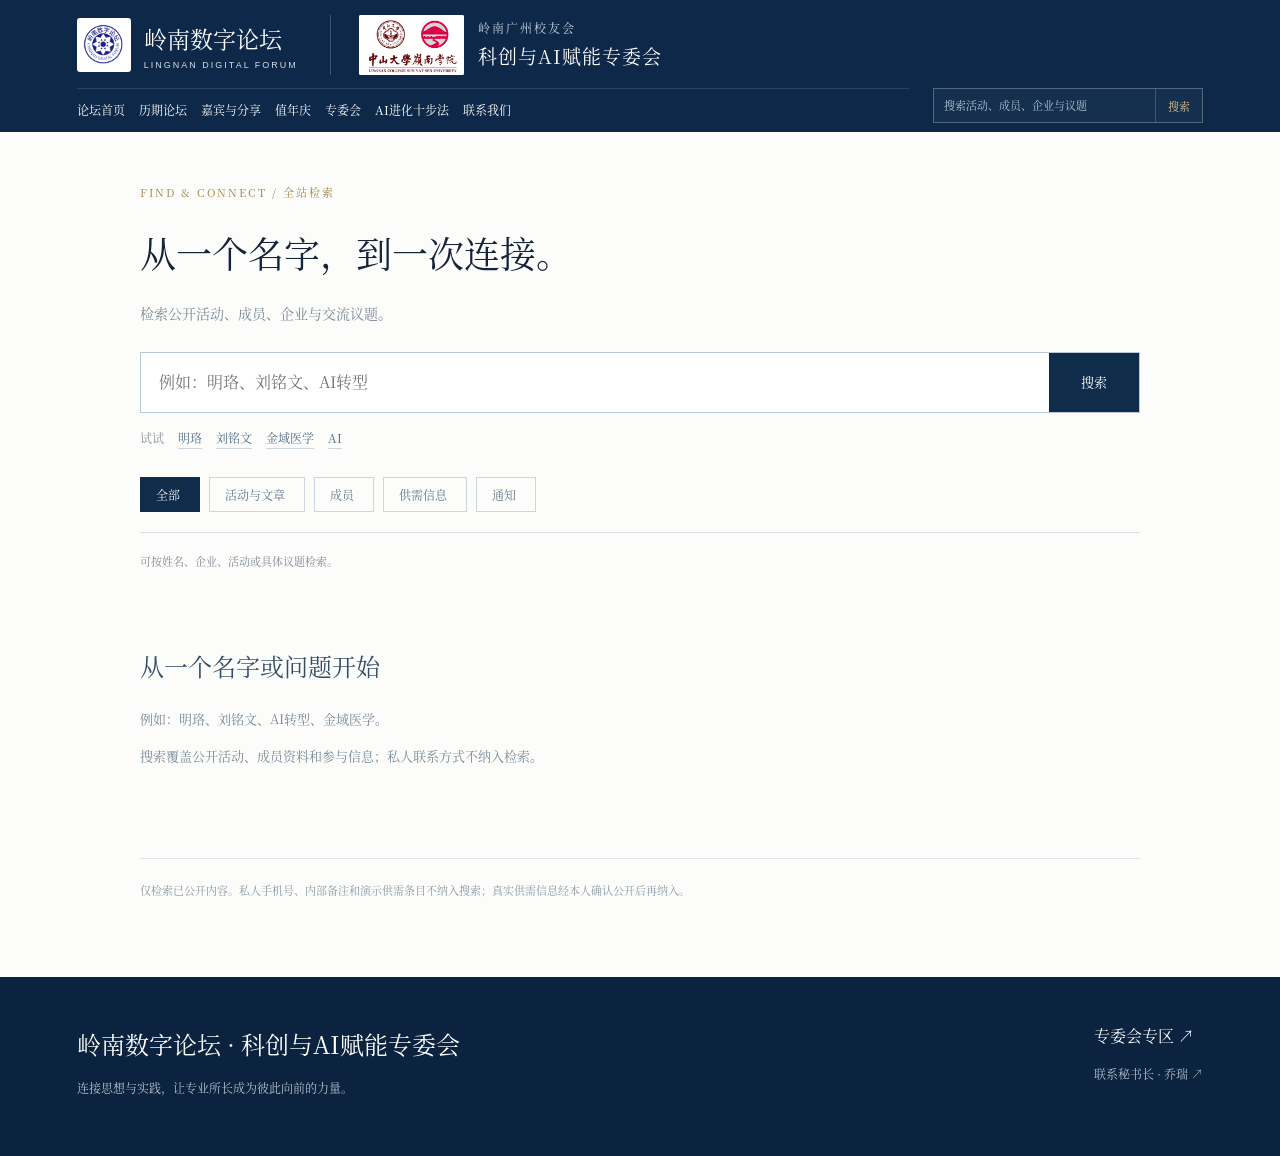
<file: search.html>
<!doctype html><html lang="zh-CN"><head><meta charset="utf-8"><meta name="viewport" content="width=device-width,initial-scale=1"><title>全站搜索 · 岭南数字论坛与专委会</title><link rel="stylesheet" href="style.css"><link rel="stylesheet" href="committee.css?v=ceremony-20261031"></head><body><a class="skip" href="#main">跳到正文</a><header class="site-header"><div class="identity-row"><a class="brand" href="index.html#home"><img src="assets/forum-logo-original.png" alt="岭南数字论坛标识"><span>岭南数字论坛<small>LINGNAN DIGITAL FORUM</small></span></a><a class="committee-brand" href="committee.html"><span class="college-mark"><img src="assets/lingnan-college-logo-original.jpg" alt="中山大学岭南学院LOGO"></span><span><small>岭南广州校友会</small><b>科创与AI赋能专委会</b></span></a></div><nav aria-label="主导航"><a href="index.html#home">论坛首页</a><a href="index.html#archive">历期论坛</a><a href="index.html#speakers">嘉宾与分享</a><a href="index.html#anniversary">值年庆</a><a href="committee.html">专委会</a><a href="book.html">AI进化十步法</a><a href="index.html#about/contact">联系我们</a></nav><form class="site-search" role="search" action="search.html" method="get"><label class="sr-only" for="site-query">全站搜索</label><input id="site-query" name="q" type="search" maxlength="100" placeholder="搜索活动、成员、企业与议题"><button type="submit">搜索</button></form></header><main id="main" class="cm-wrap search-page"><span class="cm-kicker">FIND & CONNECT / 全站检索</span><h1>从一个名字，到一次连接。</h1><p class="search-intro">检索公开活动、成员、企业与交流议题。</p><form id="global-search-form" class="global-search" role="search"><label class="sr-only" for="global-query">搜索关键词</label><input id="global-query" name="q" type="search" maxlength="100" placeholder="例如：明珞、刘铭文、AI转型" autocomplete="off"><button class="cm-button navy" type="submit">搜索</button></form><div class="suggestions"><span>试试</span><button data-suggestion="明珞">明珞</button><button data-suggestion="刘铭文">刘铭文</button><button data-suggestion="金域医学">金域医学</button><button data-suggestion="AI">AI</button></div><div class="search-filters" role="group" aria-label="检索分类"><button data-search-type="全部">全部 <small></small></button><button data-search-type="活动与文章">活动与文章 <small></small></button><button data-search-type="成员">成员 <small></small></button><button data-search-type="供需信息">供需信息 <small></small></button><button data-search-type="通知">通知 <small></small></button></div><p id="search-status" class="section-note" role="status" aria-live="polite"></p><div id="search-results"></div><p class="search-scope">仅检索已公开内容。私人手机号、内部备注和演示供需条目不纳入搜索；真实供需信息经本人确认公开后再纳入。</p></main><footer><div><strong>岭南数字论坛 · 科创与AI赋能专委会</strong><p>连接思想与实践，让专业所长成为彼此向前的力量。</p></div><div><a href="committee.html">专委会专区 ↗</a><p><a href="index.html#about/contact">联系秘书长 · 乔瑞 ↗</a></p></div></footer><script src="data.js?v=kingmed-group-20261024"></script><script src="committee-data.js?v=wang-yandong-20261025"></script><script src="committee-content.js?v=forum-20261122e"></script><script src="search.js?v=wang-yandong-20261025"></script></body></html>
</file>
<file: style.css>
@font-face{font-family:SourceHan;src:url('assets/fonts/SourceHanSerifCN-Regular.otf') format('opentype');font-weight:100 900;font-display:swap}*{box-sizing:border-box}html{scroll-behavior:smooth;scroll-padding-top:110px}body{margin:0;color:#152439;background:#fcfcfa;font-family:SourceHan,'Noto Serif SC',serif;line-height:1.8}a{color:inherit;text-decoration:none}button,input,select{font:inherit}button,a,input,select{ -webkit-tap-highlight-color:transparent}button{cursor:pointer}a:hover{color:#967132}a:focus-visible,button:focus-visible,input:focus-visible,select:focus-visible{outline:3px solid #bd954e;outline-offset:4px}header{background:#0d2848;color:#fff;display:flex;justify-content:space-between;align-items:center;padding:21px 6%;gap:25px;position:sticky;top:0;z-index:5}.brand{display:flex;align-items:center;gap:13px;white-space:nowrap;font-size:23px}.brand img{width:49px;height:49px;object-fit:contain}.brand small{display:block;font:9px/1.5 Arial,sans-serif;letter-spacing:2px;color:#d3dce6}nav{display:flex;gap:30px;font-size:14px}nav a.active{color:#ddbd7b}main{min-height:65vh}.wrap{max-width:1320px;margin:auto;padding:0 6%}.eyebrow{color:#a18143;font-size:12px;letter-spacing:3px}.intro{padding-top:42px;padding-bottom:26px;display:flex;justify-content:space-between;align-items:end;gap:25px}.intro h1{font-size:39px;line-height:1.45;font-weight:400;margin:5px 0}.intro p{max-width:375px;font-size:13px;color:#6a7480;margin:0 0 6px}.hero{display:grid;grid-template-columns:1.13fr 1fr;min-height:420px;background:#102c4b;color:white}.hero-image{min-height:420px;overflow:hidden}.hero-image img{width:100%;height:100%;max-height:485px;object-fit:cover;object-position:center 35%;display:block}.hero-copy{padding:40px 42px;display:flex;flex-direction:column;align-items:start;justify-content:center}.hero h2{font-size:35px;line-height:1.55;font-weight:400;margin:18px 0}.hero p{color:#d3dce6;font-size:14px;max-width:420px}.meta{font-size:12px;letter-spacing:1px;color:#75808b}.hero .meta{color:#d6bc88}.link{display:inline-block;border-bottom:1px solid #b99c63;padding:8px 0;font-size:13px}.section{padding-top:55px;padding-bottom:55px}.section-head{display:flex;align-items:end;justify-content:space-between;margin-bottom:25px;gap:20px}.section-head h2{font-size:27px;font-weight:400;margin:0}.section-head p{color:#6a7480;font-size:13px;margin:4px 0}.grid{display:grid;grid-template-columns:repeat(3,minmax(0,1fr));gap:32px 24px}.card img{width:100%;aspect-ratio:16/10;object-fit:cover;display:block;transition:transform .3s}.card .frame{overflow:hidden;background:#e8edf1}.card:hover img{transform:scale(1.025)}.card h3{font-size:19px;font-weight:400;line-height:1.6;margin:10px 0 8px}.card p{font-size:12px;color:#697581;margin:5px 0}.card .meta{margin-top:13px}.band{background:#eff2f3;border-top:1px solid #dde3e6;border-bottom:1px solid #dde3e6}.topics{display:flex;gap:10px;flex-wrap:wrap}.chip{border:1px solid #cdd5dc;border-radius:0;background:transparent;padding:6px 15px;font-size:13px;color:#334962}.chip.selected,.chip:hover{background:#102c4b;color:white;border-color:#102c4b}.toolbar{display:flex;gap:12px;margin:24px 0 30px;flex-wrap:wrap}.toolbar input{flex:1;min-width:190px}.toolbar input,.toolbar select{border:1px solid #ccd4da;background:white;padding:10px 14px;border-radius:0;color:#263d56;font-size:14px}.page-title{padding-top:52px;padding-bottom:18px}.page-title h1{font-size:40px;font-weight:400;margin:8px 0}.page-title p{color:#697581;max-width:700px;font-size:14px}.people-grid{display:grid;grid-template-columns:repeat(3,minmax(0,1fr));gap:0 30px}.person{padding:24px 0;border-top:1px solid #dce1e4}.person h3{font-size:22px;font-weight:400;margin:0 0 7px}.person p{font-size:12px;color:#6a7480;margin:0 0 12px}.person a{display:block;font-size:13px;padding:4px 0;color:#254e75}.detail-top{max-width:900px;padding-top:40px;padding-bottom:25px}.detail-top h1{font-size:37px;line-height:1.55;font-weight:400;margin:15px 0}.detail-cover{width:100%;max-height:560px;object-fit:cover;display:block}.detail-layout{display:grid;grid-template-columns:1fr 260px;gap:65px;padding-top:35px}.detail-layout h2{font-size:24px;font-weight:400;margin:25px 0 15px}.article p{font-size:15px;line-height:2.2;margin:0 0 20px;overflow-wrap:anywhere}.article .source{font-size:12px;color:#75808b;border-top:1px solid #ddd;padding-top:20px}.roster{margin:0 0 20px;padding:0;list-style:none}.roster li{padding:9px 0;border-bottom:1px solid #e3e7ea}.roster strong{font-weight:400;display:block}.roster small{font-size:11px;line-height:1.8;color:#697581;display:block}.gallery{display:grid;grid-template-columns:repeat(3,minmax(0,1fr));gap:18px}.gallery button{background:none;border:0;padding:0;text-align:left;color:#697581;font-size:12px}.gallery img{width:100%;aspect-ratio:4/3;object-fit:cover;display:block}.about{max-width:850px;padding-top:45px;padding-bottom:70px}.about h1{font-size:40px;font-weight:400}.about h2{font-size:24px;font-weight:400;margin-top:40px}.about p{line-height:2.2}.empty{padding:40px 0;color:#6a7480}.skip{position:absolute;left:-9999px}.skip:focus{left:10px;top:10px;background:white;z-index:20}footer{background:#0b233e;color:#fff;padding:45px 6%;display:flex;justify-content:space-between;gap:30px}footer strong{font-size:24px;font-weight:400}footer p{font-size:12px;color:#b7c4d1}footer small{font-size:11px;color:#8fa3b7}dialog{border:0;background:#0b1723;color:white;max-width:94vw;max-height:95vh;padding:36px 20px 15px}dialog::backdrop{background:#000c}dialog img{max-width:88vw;max-height:78vh;object-fit:contain;display:block}dialog p{font-size:12px;margin:8px 0}.close{position:absolute;right:10px;top:0;border:0;background:none;color:white;font-size:28px}@media(min-width:1500px){header,footer{padding-left:calc((100vw - 1160px)/2);padding-right:calc((100vw - 1160px)/2)}}@media(max-width:800px){header{padding:15px 5%;flex-wrap:wrap;gap:14px;position:relative}.brand{font-size:21px}nav{width:100%;gap:0;justify-content:space-between;font-size:13px}.wrap{padding-left:5%;padding-right:5%}.intro{display:block;padding-top:28px}.intro h1{font-size:30px}.intro p{margin-top:12px}.hero{grid-template-columns:1fr}.hero-image{min-height:0}.hero-image img{height:290px}.hero-copy{padding:27px}.hero h2{font-size:27px}.grid{grid-template-columns:repeat(2,minmax(0,1fr));gap:25px 16px}.card h3{font-size:17px}.section{padding-top:35px;padding-bottom:35px}.people-grid{grid-template-columns:repeat(2,minmax(0,1fr))}.detail-layout{grid-template-columns:1fr;gap:15px}.detail-top h1{font-size:29px}.detail-layout aside{border-top:1px solid #ddd}.gallery{grid-template-columns:repeat(2,minmax(0,1fr))}.page-title h1,.about h1{font-size:32px}footer{display:block}footer>div+div{margin-top:25px}}@media(max-width:440px){.grid{grid-template-columns:1fr}.people-grid{grid-template-columns:1fr}.hero-image img{height:245px}.section-head h2{font-size:24px}}

.poster{width:100%;max-height:370px;object-fit:cover;object-position:top;border:1px solid #dce1e4}

.org-row{display:grid;grid-template-columns:120px 1fr;gap:25px;border-top:1px solid #dce1e4;padding:23px 0}.org-row h3{font-size:16px;color:#8e7039;font-weight:400;margin:0}.org-row p{font-size:14px;margin:0 0 9px}.org-list{display:grid;grid-template-columns:1fr 1fr;column-gap:30px}@media(max-width:650px){.org-row{grid-template-columns:1fr;gap:12px}.org-list{grid-template-columns:1fr}}

.brand img{background:#fff;border-radius:3px;padding:2px;width:54px;height:54px;object-fit:contain;flex-shrink:0}.college-logo{background:#fff;margin:0 0 25px;padding:12px 22px;border-top:1px solid #e0e5e8}.college-logo img{display:block;width:min(100%,560px);height:auto;margin:0 auto}@media(max-width:650px){.college-logo{padding:8px 0}.brand img{width:48px;height:48px}}

.org-link{text-decoration:underline;text-decoration-color:#b8c4cf;text-underline-offset:5px}.org-link:hover{color:#967132;text-decoration-color:currentColor}.org-link span{font-size:11px;color:#8b7148}

.contact-card{margin-top:48px;padding:30px;background:#f0f3f4;border-top:2px solid #aa8a50;scroll-margin-top:115px}.contact-card h2{margin:8px 0 20px}.contact-card h3{font-size:26px;font-weight:400;margin:0 0 12px}.contact-card h3 span{display:block;font-size:15px;color:#697581;margin-top:4px}.contact-card .contact-roles{font-size:14px}.contact-card>p{font-size:14px}.contact-details{margin:24px 0}.contact-details>div{display:grid;grid-template-columns:100px minmax(0,1fr);gap:15px;padding:12px 0;border-top:1px solid #d5dde3}.contact-details dt{font-size:13px;color:#697581}.contact-details dd{margin:0;font-size:16px;overflow-wrap:anywhere}.contact-details a{text-decoration:underline;text-underline-offset:5px;text-decoration-color:#acb9c5}.contact-note{font-size:12px;color:#697581}.copy-wechat{border:1px solid #b6c2cb;background:#102c4b;color:white;padding:10px 20px;font-size:13px}.contact-card .contact-status{font-size:12px;min-height:22px;color:#556677;margin-bottom:0}footer .footer-contact{display:block;margin-top:12px;font-size:14px;color:#d6bc88}@media(max-width:550px){.contact-card{padding:22px 18px;scroll-margin-top:20px}.contact-details>div{grid-template-columns:1fr;gap:4px}.contact-details dd{font-size:16px}}

.anniversary-feature{display:grid;grid-template-columns:1.3fr 1fr;align-items:center;gap:42px;background:#edf1f2}.anniversary-feature>img{width:100%;height:auto;display:block}.anniversary-feature>div{padding:30px 35px 30px 0}.anniversary-feature h3{font-size:29px;font-weight:400;line-height:1.7}.anniversary-feature p{font-size:14px;line-height:2;color:#637384}.anniversary-story{max-width:900px;padding-bottom:70px}.anniversary-story h2{font-size:30px;font-weight:400;line-height:1.7}.anniversary-story>p{font-size:15px;line-height:2.2}.anniversary-photos figure{margin:32px 0}.anniversary-photos img{width:100%;height:auto;display:block}.anniversary-photos figcaption{font-size:12px;color:#738390;line-height:2;margin-top:10px}.anniversary-related{border-top:1px solid #c7d2da;padding:30px 0;margin:30px 0}.anniversary-related h2{font-size:24px;font-weight:400}.anniversary-related p{font-size:14px;color:#637384}@media(max-width:700px){.anniversary-feature{grid-template-columns:1fr;gap:0}.anniversary-feature>div{padding:22px}.anniversary-feature h3{font-size:24px}.anniversary-story h2{font-size:25px}.anniversary-story>p{font-size:14px}.anniversary-story{padding-bottom:40px}.anniversary-related h2{font-size:22px}}
</file>
<file: book.css>
.review-strip{background:#eee7d8;color:#6b552d;text-align:center;font-size:12px;padding:7px 15px;letter-spacing:1px}.book-hero{display:grid;grid-template-columns:minmax(220px,340px) 1fr;gap:9%;align-items:center;padding-top:64px;padding-bottom:68px}.book-cover{padding:0 15px}.book-cover img{width:100%;height:auto;display:block;box-shadow:8px 14px 30px #102c4b25}.book-opening h1{font-size:clamp(30px,4.5vw,52px);line-height:1.4;margin:18px 0 8px;font-weight:400}.book-subtitle{font-size:22px;color:#7a6645;margin:0 0 15px}.book-byline{font-size:13px;color:#697581}.book-byline span{margin:0 9px}.book-opening h2{font-size:23px;font-weight:400;margin:34px 0 10px}.book-lead{font-size:15px;line-height:2.1;max-width:470px;color:#556677}.book-actions{display:flex;align-items:center;gap:24px;flex-wrap:wrap;margin-top:28px}.book-button{background:#102c4b;color:#fff;padding:12px 23px;font-size:14px;display:inline-block}.book-button:hover{background:#1e4266;color:#fff}.book-sections{display:flex;justify-content:center;gap:40px;flex-wrap:wrap;border-block:1px solid #dde3e6;padding:16px 5%;background:#f4f5f2}.book-sections a{font-size:13px}.book-section{display:grid;grid-template-columns:1fr 1.65fr;gap:9%;padding-top:70px;padding-bottom:70px}.book-page h2{font-weight:400}.book-section h2,.book-framework h2,.book-photos h2,.book-story h2{font-size:30px;line-height:1.6;margin:10px 0 22px}.book-section-label p{font-size:14px;color:#697581}.book-reading p{font-size:15px;line-height:2.2;margin:0 0 22px}.copy-intro{border:1px solid #b6c2cb;background:transparent;color:#244762;padding:9px 18px;font-size:13px}.copy-intro:hover{background:#eef2f4}#copy-status{font-size:12px;display:block;margin-top:8px;color:#556677}.book-path-band{background:#102c4b;color:#fff}.book-path-band .book-section-label p{color:#bfcbd8}.book-steps{list-style:none;margin:0;padding:0;display:grid;grid-template-columns:1fr 1fr;gap:0 30px}.book-steps li{display:flex;align-items:center;gap:20px;padding:12px 0;border-bottom:1px solid #ffffff25;font-size:16px}.book-steps span{font:12px Arial,sans-serif;color:#d4b879;letter-spacing:1px}.book-framework{padding-top:70px;padding-bottom:70px}.framework-lead{font-size:15px;max-width:770px;color:#697581}.framework-image{display:block;background:#f7f6f0;border:1px solid #e8e4d7;padding:0;width:100%;margin-top:30px;color:#75633e}.framework-image img{display:block;width:100%;height:auto}.framework-image span{display:block;padding:11px;font-size:12px}.framework-caption{text-align:center;font-size:16px;color:#425a70;line-height:2;margin:25px 0 36px}.book-layers{display:grid;grid-template-columns:repeat(3,1fr);gap:32px}.book-layers article{border-top:1px solid #b89c65;padding-top:18px}.layer-name{font-size:32px;color:#a18143}.book-layers h3{font-size:19px;font-weight:400;margin:8px 0}.book-layers p{color:#697581;font-size:14px;line-height:2}.book-layers summary{font-size:13px;cursor:pointer;color:#254e75}.book-layers ol{font-size:14px;line-height:2.1;padding-left:25px}.framework-note{font-size:12px;line-height:1.9;color:#7c817c;margin-top:32px}.book-story-band{background:#f3efe6;border-block:1px solid #e7e1d5}.book-story{max-width:910px;padding-top:70px;padding-bottom:60px}.book-story h2{margin-bottom:35px}.book-story>p{font-size:15px;line-height:2.35;margin:0 0 24px}.book-story .story-first{font-size:20px;color:#8d703d}.book-closing{border-top:1px solid #d9ceb9;margin-top:36px;padding-top:20px}.book-closing p{font-size:18px;margin:7px 0}.book-closing p:last-child{font-size:22px;letter-spacing:1px;color:#95743b}.book-photos{padding-top:65px;padding-bottom:65px}.book-photo-grid{display:grid;grid-template-columns:1fr 1fr;gap:32px;max-width:860px;margin:30px auto}.book-photo-grid figure{margin:0}.book-photo-grid button{border:0;padding:0;display:block;background:transparent;width:100%}.book-photo-grid img{width:100%;height:auto;display:block}.book-photo-grid figcaption{font-size:12px;color:#697581;margin-top:10px}.home-book{display:grid;grid-template-columns:155px 1fr;gap:40px;align-items:center;background:#f3efe6;padding:35px 40px;border-top:1px solid #d6c7ab}.home-book img{width:100%;height:auto;display:block;box-shadow:4px 7px 18px #102c4b20}.home-book h2{font-size:28px;font-weight:400;margin:10px 0}.home-book p{font-size:14px;color:#556677;max-width:660px;margin:8px 0}.home-book .book-home-byline{font-size:12px;color:#7b715f}.book-page dialog{width:min(1400px,96vw)}.book-page dialog img{margin:auto;max-width:100%;max-height:78vh}.book-page section,.book-page article{scroll-margin-top:30px}@media(max-width:800px){.book-hero{gap:7%;padding-top:35px;padding-bottom:40px;grid-template-columns:210px 1fr}.book-cover{padding:0}.book-opening h1{font-size:30px}.book-subtitle{font-size:17px}.book-opening h2{font-size:19px;margin-top:22px}.book-sections{gap:14px 24px}.book-section{grid-template-columns:1fr;gap:20px;padding-block:40px}.book-framework,.book-story,.book-photos{padding-top:40px;padding-bottom:40px}.book-layers{gap:22px}.home-book{gap:24px;padding:25px;grid-template-columns:120px 1fr}}@media(max-width:550px){.book-hero{grid-template-columns:1fr;gap:30px}.book-cover{width:200px;margin:auto}.book-opening h1{font-size:32px}.book-opening .eyebrow{font-size:10px}.book-opening h2{font-size:22px}.book-subtitle{font-size:19px}.book-actions{gap:17px}.book-section h2,.book-framework h2,.book-photos h2,.book-story h2{font-size:26px}.book-layers{grid-template-columns:1fr}.book-layers article{display:block}.book-photo-grid{gap:20px;grid-template-columns:1fr;max-width:360px}.book-steps{gap:0 18px}.book-steps li{gap:12px;font-size:15px}.home-book{grid-template-columns:85px 1fr;gap:20px;padding:24px 18px}.home-book h2{font-size:22px}.home-book p{font-size:13px}.home-book .eyebrow{font-size:10px;letter-spacing:1px}}

.book-purchase-band{background:#edf1f3;border-top:1px solid #dce3e8}.book-purchase{display:grid;grid-template-columns:1fr 210px;gap:45px;align-items:center;padding-top:50px;padding-bottom:50px}.book-purchase h2{font-size:30px;margin:10px 0 18px}.book-purchase p{font-size:15px;color:#556677}.book-purchase .purchase-note{font-size:12px;line-height:2;margin-top:20px}.book-purchase figure{margin:0;text-align:center}.book-purchase figure img{display:block;width:170px;height:161px;margin:0 auto;image-rendering:auto}.book-purchase figcaption{font-size:12px;color:#556677;line-height:1.9;margin-top:12px}@media(max-width:550px){.book-purchase{grid-template-columns:1fr;gap:24px;padding-block:35px}.book-purchase h2{font-size:26px}.book-purchase figure{text-align:left}.book-purchase figure img{margin:0}.book-purchase figcaption{margin-left:0}}
</file>
<file: committee.css>
.site-header{display:block;padding:15px 6% 0}.identity-row{display:flex;align-items:center;gap:32px;max-width:1320px;margin:auto}.committee-brand{display:flex;align-items:center;gap:14px;border-left:1px solid #ffffff35;padding-left:28px}.committee-brand small{display:block;font-size:12px;color:#c4d1df;letter-spacing:2px}.committee-brand b{display:block;font-size:19px;font-weight:400;letter-spacing:1px}.college-mark{display:block;background:white;border-radius:2px;width:105px;height:60px;overflow:hidden;position:relative;flex-shrink:0}.college-mark img{width:146px;max-width:none;height:auto;position:absolute;left:-20px;top:-9px}.site-header>nav{max-width:1320px;margin:12px auto 0;border-top:1px solid #ffffff20;padding:10px 0;gap:30px;font-size:12px}.preview-banner{background:#f4ead6;color:#735e36;text-align:center;padding:8px 18px;font-size:11px;letter-spacing:1px}.cm-wrap{width:min(1160px,88%);margin:auto}.cm-section{padding:74px 0;scroll-margin-top:170px}.cm-hero{background:#0d2848;color:white;padding:68px 0 65px;position:relative;overflow:hidden}.cm-hero:after{content:'';position:absolute;right:-170px;top:-240px;width:680px;height:680px;border:1px solid #ffffff09;border-radius:50%;box-shadow:0 0 0 80px #ffffff02,0 0 0 160px #ffffff02;pointer-events:none}.hero-layout{display:grid;grid-template-columns:1fr 290px;gap:70px;position:relative;z-index:1}.cm-kicker{font:11px/1.8 SourceHan,serif;letter-spacing:2px;color:#a18143}.cm-hero .cm-kicker,.join-section .cm-kicker{color:#d7bb83}.cm-hero h1{font-size:44px;font-weight:400;line-height:1.6;margin:23px 0}.cm-hero p{font-size:14px;color:#bfcddc;max-width:610px;line-height:2}.actions{display:flex;gap:14px;flex-wrap:wrap;margin:30px 0 20px}.cm-button{display:inline-flex;align-items:center;justify-content:center;border:1px solid transparent;padding:12px 21px;font:13px/1.7 SourceHan,serif;cursor:pointer;transition:background .2s;color:#102c4b;background:white;text-align:center}.cm-button:hover{filter:brightness(.95)}.gold{background:#d5b984;border-color:#d5b984;color:#0d2848}.outline{background:transparent;color:white;border-color:#ffffff65}.navy{background:#102c4b;color:white}.light{background:#edf1f3;color:#233f5a}.hero-back{font-size:11px;color:#aebfd0;display:inline-block}.hero-aside{align-self:center;border-left:1px solid #ffffff30;padding:22px 0 25px 32px}.numbers{display:flex;gap:45px;margin:20px 0}.numbers strong{display:block;font:58px/1.2 Georgia,serif;color:#edddbf}.numbers span{display:block;font-size:12px;color:#c3cfdb;margin-top:12px}.hero-aside p{font-size:13px;line-height:2.1}.aside-foot{font-size:12px;color:#d3bd93;letter-spacing:2px}.section-links{display:flex;justify-content:center;gap:38px;padding:19px;background:white;border-bottom:1px solid #e1e5e6;font-size:13px}.section-heading{display:flex;align-items:end;justify-content:space-between;gap:30px;margin-bottom:30px}.section-heading h2,.join-section h2{font-size:30px;font-weight:400;margin:9px 0 0;line-height:1.7}.section-heading>p{font-size:12px;color:#74808d;max-width:340px;margin:0 0 5px}.platform-grid,.roadmap-grid{display:grid;grid-template-columns:repeat(3,1fr);gap:30px}.platform-grid article{border-top:1px solid #ad8d55;padding-top:23px}.platform-grid article>span{font-size:11px;color:#89764d}.platform-grid h3,.roadmap-grid h3{font-size:20px;font-weight:400;margin:8px 0 14px}.platform-grid p,.roadmap-grid p{font-size:13px;color:#697581;line-height:2}.directions{display:flex;align-items:center;gap:24px;flex-wrap:wrap;margin-top:33px;padding:21px 0;border-top:1px solid #e0e4e7;border-bottom:1px solid #e0e4e7;font-size:13px}.directions>span,.directions>small{color:#7a8590;font-size:11px}.directions b{font-weight:400}.soft{background:#f0f3f3}.updates-grid{display:grid;grid-template-columns:1.2fr 1fr;gap:45px}.feature-story{background:white}.photo-placeholder{height:210px;background:linear-gradient(135deg,#23415b,#0e2d48);display:flex;flex-direction:column;justify-content:end;padding:28px;color:#c7d6e2}.photo-placeholder span{font-size:11px;letter-spacing:2px}.photo-placeholder strong{font-size:26px;font-weight:400;margin-top:12px}.story-body{padding:26px 30px}.story-body h3,.notice-list h3{font-size:21px;font-weight:400;margin:8px 0}.story-body p,.notice-list p{font-size:13px;color:#6c7884}.pending{display:inline-block;font-size:10px;color:#89703e;background:#f5f0e6;padding:3px 9px}.notice-list article{padding:21px 0;border-bottom:1px solid #d8dfe3}.notice-list small{color:#8b7349;font-size:10px}.notice-list h3{font-size:19px}.notice-list p{margin:8px 0}.text-button{border:0;background:none;padding:0;color:#234b70;font:12px/2 SourceHan,serif}.notice-empty{font-size:12px;padding-top:20px;color:#88929a}.cm-inline{display:inline-block;font-size:12px;border-bottom:1px solid #9d865d;padding:8px 0;margin-top:20px}.member-tools{display:flex;justify-content:space-between;gap:20px;align-items:center}.member-tabs,.resource-filters{display:flex;gap:10px;flex-wrap:wrap}.member-tabs button,.resource-filters button{background:transparent;border:1px solid #cdd6dd;padding:8px 15px;color:#526579;font:12px/1.7 SourceHan,serif}.member-tabs button.is-active,.resource-filters button.is-active{background:#102c4b;color:white;border-color:#102c4b}.member-tabs small{opacity:.65;margin-left:5px}#people-search{background:white;border:1px solid #ced6dc;padding:10px 14px;font-size:12px;max-width:270px;min-width:0;width:100%}.section-note{font-size:11px;color:#7d8791;line-height:1.9;margin:18px 0}.member-grid{display:grid;grid-template-columns:repeat(4,minmax(0,1fr));gap:0 28px}.member-card{padding:25px 0;border-top:1px solid #dce2e6;text-align:left;background:none;border-left:0;border-right:0;border-bottom:0;display:flex;gap:14px;color:#152439;font-family:inherit}.member-avatar{width:44px;height:54px;flex-shrink:0;background:#edf1f2;display:flex;align-items:center;justify-content:center;font-size:21px;color:#718397}.member-card h3{font-size:21px;font-weight:400;margin:0 0 3px}.member-card p{font-size:11px;color:#74808b;margin:5px 0;line-height:1.8}.member-role{font-size:10px;color:#987a42}.member-card small{font-size:10px;color:#8b969e}.future-members{margin-top:20px;background:#f4f5f4;padding:17px 20px;font-size:12px;color:#7b858e}.resource-top{display:flex;justify-content:space-between;align-items:center;gap:30px;margin-bottom:25px}.resource-top>p{font-size:13px;color:#6e7c89;max-width:710px}.resource-top .cm-button{flex-shrink:0}.resource-filters{margin:0 0 22px}.resource-grid{display:grid;grid-template-columns:repeat(3,1fr);gap:20px}.resource-card{padding:25px;background:white;border:1px solid #e0e5e7}.resource-card>small{font-size:10px;color:#8e7a50}.resource-card h3{font-size:19px;font-weight:400;margin:15px 0 10px}.resource-card p{font-size:12px;color:#71808e}.resource-card .tag{display:inline-block;margin-bottom:12px;background:#edf2f5;padding:3px 9px;font-size:10px;color:#60778a}.roadmap-grid{gap:0}.roadmap-grid article{border-top:1px solid #b2986c;padding:25px 28px 15px 0}.roadmap-grid article+article{padding-left:28px;border-left:1px solid #e0e4e6}.roadmap-grid small{font-size:11px;color:#947747}.roadmap-grid h3{font-size:20px}.join-section{background:#102c4b;color:white}.join-section>div>p{font-size:13px;color:#b8c7d5}.join-grid{display:grid;grid-template-columns:1fr 1fr;gap:50px;margin-top:32px}.join-grid article{border-top:1px solid #ffffff30;padding:25px 0 10px}.join-grid small{font-size:11px;color:#d1b984}.join-grid h3{font-size:26px;font-weight:400;margin:9px 0}.join-grid p{font-size:13px;color:#b8c7d5;max-width:460px;line-height:2}.join-grid .cm-button{margin-top:12px}.join-section .join-foot{font-size:11px;color:#8fa6bb;margin-top:30px}.cm-dialog{background:#fcfcfa;color:#152439;width:620px;max-width:94vw;max-height:90vh;border:1px solid #c8d1d9;border-top:4px solid #b2986c;padding:34px 35px;overscroll-behavior:contain}.cm-dialog::backdrop{background:#081b2de0}.dialog-close{position:absolute;right:12px;top:7px;background:none;border:0;font-size:28px;color:#647383;width:36px;height:36px}.cm-dialog h2{font-size:28px;font-weight:400;margin:8px 0 12px}.cm-dialog p{font-size:12px;line-height:2;color:#677786}.cm-dialog h3{font-size:16px;font-weight:400;margin:25px 0 5px}.profile-meta{padding:18px 0;border-bottom:1px solid #dbe2e6}.profile-meta p{margin:5px 0}.profile-gaps{display:grid;grid-template-columns:1fr 1fr;gap:16px;margin:20px 0}.profile-gaps>div{background:#eff2f3;padding:14px;font-size:12px}.profile-gaps p{font-size:11px}.form-progress{display:flex;gap:8px;margin:22px 0 26px}.form-progress span{flex:1;font-size:10px;color:#909ba5;border-top:2px solid #d9e1e7;padding-top:7px}.form-progress .current{border-color:#a18143;color:#8f713c}.form-progress .done{border-color:#234b70;color:#234b70}.field{display:block;margin:0 0 20px;font-size:13px}.field>span{display:block;margin-bottom:7px}.required{color:#a18143;margin-left:4px}.field input:not([type=checkbox]),.field select,.field textarea{display:block;width:100%;padding:11px 12px;border:1px solid #c8d2da;background:white;border-radius:0;font:13px/1.7 SourceHan,serif;color:#20374d}.field textarea{min-height:95px;resize:vertical}.field small{display:block;font-size:10px;line-height:1.8;color:#89949e;margin-top:5px}.choice-group{display:grid;grid-template-columns:1fr 1fr;gap:9px}.choice-group label{display:flex;align-items:start;gap:7px;background:#eff2f3;padding:11px;font-size:12px}.choice-group input,.consent input{accent-color:#102c4b;margin-top:5px;flex-shrink:0}.consent{display:flex;gap:9px;align-items:start;font-size:12px;background:#f0f3f4;padding:14px;margin-top:20px}.form-actions{display:flex;justify-content:space-between;gap:16px;border-top:1px solid #d9e0e5;padding-top:20px;margin-top:24px}.form-footnote{font-size:10px!important;color:#85919c!important;border-top:1px solid #e2e7eb;padding-top:16px;margin:24px 0 0!important}#form-error{color:#a14b35;min-height:0}.review-row{padding:12px 0;border-bottom:1px solid #e0e5e9;font-size:13px;overflow-wrap:anywhere;white-space:pre-wrap}.review-row small{display:block;color:#89939d;font-size:10px;margin-bottom:5px}.success-symbol{font-size:44px;color:#ad915b;margin:15px 0}.cm-dialog .success-copy{font-size:17px;color:#243f58}.form-summary-note{background:#f3ebdd;padding:14px;color:#806b42!important}body:has(dialog[open]){overflow:hidden}
@media(min-width:1500px){.site-header{padding-left:calc((100vw - 1160px)/2);padding-right:calc((100vw - 1160px)/2)}}
@media(max-width:1000px){.hero-layout{grid-template-columns:1fr 230px;gap:30px}.cm-hero h1{font-size:36px}.member-grid{grid-template-columns:repeat(3,1fr)}.directions{gap:16px}.committee-brand b{font-size:17px}.section-links{gap:25px}}
@media(max-width:700px){.site-header{position:relative;padding:15px 5% 0}.identity-row{gap:13px;align-items:center}.site-header .brand{font-size:16px;gap:8px}.site-header .brand small{font-size:6px;letter-spacing:.8px}.site-header .brand img{width:35px;height:35px}.committee-brand{padding-left:12px;gap:8px}.college-mark{width:48px;height:38px}.college-mark img{width:89px;left:-20px;top:-5px}.committee-brand small{font-size:9px;letter-spacing:.3px}.committee-brand b{font-size:12px;letter-spacing:0;white-space:nowrap}.site-header>nav{font-size:10px;gap:0;justify-content:space-between;padding:11px 0;white-space:nowrap;margin-top:13px}.preview-banner{font-size:9px;letter-spacing:0;padding:7px 10px}.cm-wrap{width:90%}.cm-section{padding:45px 0;scroll-margin-top:15px}.cm-hero{padding:39px 0 30px}.hero-layout{grid-template-columns:1fr;gap:26px}.cm-hero .cm-kicker{font-size:10px;letter-spacing:1px}.cm-hero h1{font-size:28px;margin:20px 0;line-height:1.7}.cm-hero p{font-size:12px;line-height:2}.actions{gap:10px;margin:25px 0 15px}.cm-button{font-size:12px;padding:11px 16px}.hero-back{font-size:10px}.hero-aside{border-left:0;border-top:1px solid #ffffff30;padding:22px 0 0;display:grid;grid-template-columns:1fr 1fr;gap:10px;align-items:center}.hero-aside>.cm-kicker{grid-column:1/-1}.numbers{margin:0;gap:28px}.numbers strong{font-size:36px}.numbers span{font-size:10px;margin-top:4px}.hero-aside p{font-size:11px;margin:0}.aside-foot{grid-column:1/-1;font-size:10px;margin-top:10px}.section-links{gap:0;justify-content:space-between;font-size:10px;padding:14px 5%;overflow:auto;white-space:nowrap}.section-heading{display:block;margin-bottom:24px}.section-heading h2,.join-section h2{font-size:25px;line-height:1.7}.section-heading>p{font-size:11px;margin-top:12px;max-width:none}.platform-grid{grid-template-columns:1fr;gap:20px}.platform-grid article{padding-top:18px}.platform-grid h3{font-size:19px;margin:6px 0}.platform-grid p{margin:8px 0;font-size:12px}.directions{gap:10px 20px;font-size:12px;padding:18px 0}.directions>span{width:100%}.directions>small{width:100%;margin-top:5px}.updates-grid{grid-template-columns:1fr;gap:30px}.photo-placeholder{height:185px;padding:24px}.story-body{padding:23px}.notice-list article{padding:18px 0}.member-tools{display:block}.member-tabs{gap:6px}.member-tabs button{padding:8px 10px;font-size:11px}#people-search{max-width:none;margin-top:15px}.member-grid{grid-template-columns:repeat(2,minmax(0,1fr));gap:0 17px}.member-card{gap:9px;padding:20px 0;display:block}.member-avatar{width:35px;height:40px;margin-bottom:9px;font-size:18px}.member-card h3{font-size:20px}.member-card p{font-size:10px}.section-note{font-size:10px}.resource-top{display:block}.resource-top p{font-size:12px}.resource-top .cm-button{margin:10px 0}.resource-grid{grid-template-columns:1fr;gap:15px}.resource-card{padding:22px}.roadmap-grid{grid-template-columns:1fr}.roadmap-grid article,.roadmap-grid article+article{padding:23px 0;border-left:0}.roadmap-grid h3{font-size:19px}.join-grid{grid-template-columns:1fr;gap:25px}.join-grid h3{font-size:23px}.join-grid p{font-size:12px}.cm-dialog{padding:32px 22px;max-height:92vh;width:94vw}.cm-dialog h2{font-size:25px}.choice-group{grid-template-columns:1fr}.profile-gaps{grid-template-columns:1fr 1fr}.form-progress span{font-size:9px}.field{font-size:12px}.field input:not([type=checkbox]),.field textarea,.field select{font-size:16px}.field select{font-size:14px}.cm-dialog .form-head p{font-size:11px}footer strong{font-size:21px}}
@media(max-width:370px){.college-mark{display:none}.committee-brand{padding-left:9px}.site-header .brand{font-size:15px}.committee-brand b{font-size:12px}.member-tabs button{padding:7px}.member-tabs small{margin-left:2px}}
[hidden]{display:none!important}

.sr-only{position:absolute;width:1px;height:1px;padding:0;margin:-1px;overflow:hidden;clip:rect(0,0,0,0);white-space:nowrap;border:0}.site-header{display:grid;grid-template-columns:minmax(0,1fr) 270px;gap:0 24px}.site-header .identity-row{grid-column:1/-1;width:100%}.site-header>nav{width:100%;max-width:none;gap:20px}.site-search{display:flex;border:1px solid #ffffff45;margin:13px 0 9px;height:35px;background:#ffffff08}.site-search input{min-width:0;flex:1;border:0;background:transparent;color:white;padding:5px 10px;font:11px/1.7 SourceHan,serif}.site-search input::placeholder{color:#b5c5d6}.site-search button{border:0;border-left:1px solid #ffffff30;background:transparent;color:#dcc292;padding:0 12px;font:11px SourceHan,serif}.news-timeline{display:grid;grid-template-columns:1fr 1fr;gap:32px 26px}.timeline-card{background:#fff;border:1px solid #dde4e8}.news-visual{display:block;overflow:hidden;background:#e9eef0;aspect-ratio:16/9}.news-visual>img{display:block;width:100%;height:100%;object-fit:cover}.news-photo-slot{height:100%;min-height:145px;display:flex;align-items:center;justify-content:center;flex-direction:column;background:#e9eef0;border:1px dashed #bdcbd5;color:#758a9b;text-align:center;padding:22px}.news-photo-slot>span{font:30px/1.4 Georgia,serif;font-weight:400;color:#9c8050}.news-photo-slot>p{font-size:13px;margin:7px 0}.news-photo-slot>small{font-size:10px;color:#8d9ca7}.timeline-copy{padding:23px 25px}.news-date{display:flex;justify-content:space-between;gap:15px;font-size:11px;color:#9b7f4d}.timeline-copy h3{font-size:21px;line-height:1.7;font-weight:400;margin:12px 0}.timeline-copy>p{font-size:12px;color:#6e7c89;line-height:2}.shared-event{display:block;color:#8a98a5;font-size:10px;margin-top:9px}.committee-notice-grid{display:grid;grid-template-columns:1fr 1fr;gap:40px}.committee-notice-grid article{border-top:1px solid #b09a70;padding-top:20px}.committee-notice-grid h3{font-size:21px;font-weight:400;margin:9px 0}.committee-notice-grid p,.secretariat-work{font-size:13px;color:#6c7a87;line-height:2}.secretariat-work{padding-top:16px}.member-maintenance{margin:25px 0;background:#edf2f4;border-left:3px solid #b19661;padding:20px 24px}.member-maintenance strong{font-weight:400;font-size:18px}.member-maintenance p{font-size:12px;color:#74828e;margin-bottom:0}.member-maintenance .cm-inline{margin-top:6px}.news-article{max-width:900px;padding-top:42px;padding-bottom:70px}.news-article>.cm-kicker{margin-top:26px}.news-article h1{font-size:34px;font-weight:400;line-height:1.7;margin:12px 0}.news-place{font-size:12px;color:#7b8b96}.news-lead{font-size:15px;line-height:2.1;color:#40576b;margin:27px 0}.news-article>.news-photo-slot{height:300px;margin:30px 0}.news-body{font-size:15px;line-height:2.3}.news-body p{margin-bottom:22px}.news-source{border-top:1px solid #d9e1e6;font-size:11px;color:#83909a;padding-top:20px;margin-top:30px}.related-people{display:flex;flex-wrap:wrap;gap:17px;align-items:center;padding:15px 0;font-size:13px}.related-people>span{font-size:11px;color:#83909a}.related-people a{border-bottom:1px solid #b29a70}.search-page{max-width:1000px;padding-top:45px;padding-bottom:65px}.search-page h1{font-size:36px;font-weight:400;margin:15px 0}.search-intro{font-size:14px;color:#788895}.global-search{display:flex;gap:0;margin:26px 0 14px;border:1px solid #b9c8d2;background:white}.global-search>input{min-width:0;flex:1;border:0;background:white;padding:15px 18px;font-size:16px;color:#19344f}.global-search>button{min-width:90px}.suggestions{display:flex;gap:14px;flex-wrap:wrap;align-items:center;font-size:12px;color:#83929f;margin-bottom:28px}.suggestions button{background:none;border:0;border-bottom:1px solid #cbd5db;color:#516d84;font:12px SourceHan,serif;padding:2px 0}.search-filters{display:flex;gap:9px;flex-wrap:wrap;border-bottom:1px solid #d5dfe6;padding-bottom:20px}.search-filters button{border:1px solid #ccd6de;background:none;padding:8px 15px;font:12px SourceHan,serif;color:#5f7588}.search-filters button.is-active{background:#102c4b;border-color:#102c4b;color:white}.search-filters small{opacity:.7;margin-left:4px}.search-result{padding:25px 0;border-bottom:1px solid #dce3e8}.search-result h2{font-size:22px;font-weight:400;line-height:1.8;margin:9px 0}.search-result p{font-size:13px;line-height:2;color:#6c7e8d;overflow-wrap:anywhere}.search-result mark{background:#f0e3c7;color:#6e5425;padding:0 2px}.search-empty{padding:35px 0 50px;color:#758896}.search-empty h2{font-size:24px;font-weight:400;color:#334f68}.search-empty p{font-size:13px}.search-scope{font-size:11px;line-height:2;color:#8797a3;border-top:1px solid #e1e6ea;padding-top:20px;margin-top:28px}.compact-choices{display:flex;flex-wrap:wrap;gap:7px}.compact-choices label{font-size:12px;align-items:center;padding:8px 11px;border:1px solid #dbe2e7;background:#f4f6f6;cursor:pointer;line-height:1.7}.compact-choices label:has(input:checked){background:#e7edf2;border-color:#7590a5;color:#183f61}.compact-choices input{margin:0;width:14px;height:14px}.optional-details{border-top:1px solid #dbe2e7;margin:20px 0;padding-top:15px}.optional-details summary{font-size:12px;color:#7e673e;cursor:pointer;margin-bottom:18px}.field small{max-width:100%}.application-dialog textarea{min-height:75px}#copy-application{margin-top:20px}#copy-status{font-size:11px;color:#6f827f}.section-links{flex-wrap:wrap;gap:17px 30px}html{scroll-padding-top:200px}
@media(max-width:1100px){.site-header{display:block}.site-search{width:100%;margin:2px 0 12px}.site-header>nav{justify-content:space-between;gap:10px}}
@media(max-width:700px){.news-timeline{grid-template-columns:1fr;gap:24px}.timeline-copy{padding:20px}.timeline-copy h3{font-size:21px}.news-visual{aspect-ratio:16/9}.news-photo-slot{min-height:155px}.committee-notice-grid{grid-template-columns:1fr;gap:28px}.news-article{padding-top:28px;padding-bottom:45px}.news-article h1{font-size:27px}.news-lead{font-size:14px}.news-article>.news-photo-slot{height:210px}.news-body{font-size:14px;line-height:2.2}.member-maintenance{padding:18px}.search-page{padding-top:30px}.search-page h1{font-size:28px}.global-search>input{padding:13px;font-size:16px}.global-search>button{min-width:65px}.search-filters{gap:7px}.search-filters button{padding:7px 10px;font-size:11px}.search-result h2{font-size:20px}.search-result p{font-size:12px}.site-search{height:36px}.site-search input{font-size:13px}.site-search button{font-size:12px}.section-links{justify-content:flex-start;gap:10px 18px;white-space:normal}.compact-choices label{font-size:12px}.cm-section{scroll-margin-top:15px}html{scroll-padding-top:20px}}

/* Committee news photographs: original aspect ratios in articles. */
.news-cover{margin:30px 0}.news-cover img{display:block;width:100%;height:auto}.news-cover figcaption,.news-gallery-item figcaption{font-size:11px;line-height:1.9;color:#738390;margin-top:9px}.news-gallery-section{margin-top:36px}.news-gallery-section h2{font-size:23px;font-weight:400;margin-bottom:22px}.news-gallery{display:grid;grid-template-columns:repeat(2,minmax(0,1fr));gap:24px;align-items:start}.news-gallery-item{margin:0}.news-gallery-item img{width:100%;height:auto;display:block}.news-cover a:focus-visible,.news-gallery-item a:focus-visible{outline:3px solid #a18143;outline-offset:4px}.news-visual>img{object-position:center 55%}@media(max-width:700px){.news-gallery{grid-template-columns:1fr;gap:25px}.news-cover{margin:24px 0}.news-gallery-section h2{font-size:21px}}

.site-header>nav{gap:14px}@media(max-width:700px){.site-header>nav{flex-wrap:wrap;justify-content:flex-start;gap:8px 16px;white-space:normal}}

/* Ordered illustrated ceremony report. */
.news-detail-section{margin:32px 0;font-size:15px;line-height:2.2;overflow-wrap:anywhere}.news-detail-section h2{font-size:25px;font-weight:400;margin:0 0 20px}.news-detail-section h3{font-size:21px;font-weight:400;margin:0 0 18px}.news-detail-section p{margin:10px 0}.news-detail-section ul{padding-left:1.5em;margin:20px 0}.news-detail-section li{margin:10px 0}.news-inline-photos{max-width:760px;margin:0 auto}.news-inline-photos img{max-height:580px;width:auto;max-width:100%;margin:auto}.news-inline-photos figcaption{text-align:center}.news-speaker{padding:22px 0 28px;border-bottom:1px solid #e0e5e8}.news-group-heading{margin-top:46px;color:#102c4b}.news-speaker .news-inline-photos{max-width:500px}@media(max-width:700px){.news-detail-section{font-size:14px;margin:26px 0}.news-detail-section h2{font-size:23px}.news-detail-section h3{font-size:20px}.news-inline-photos img{max-height:500px}.news-speaker{padding:14px 0 24px}}
.news-article:has(.news-detailed-report)>h1{text-wrap:balance}
</file>
